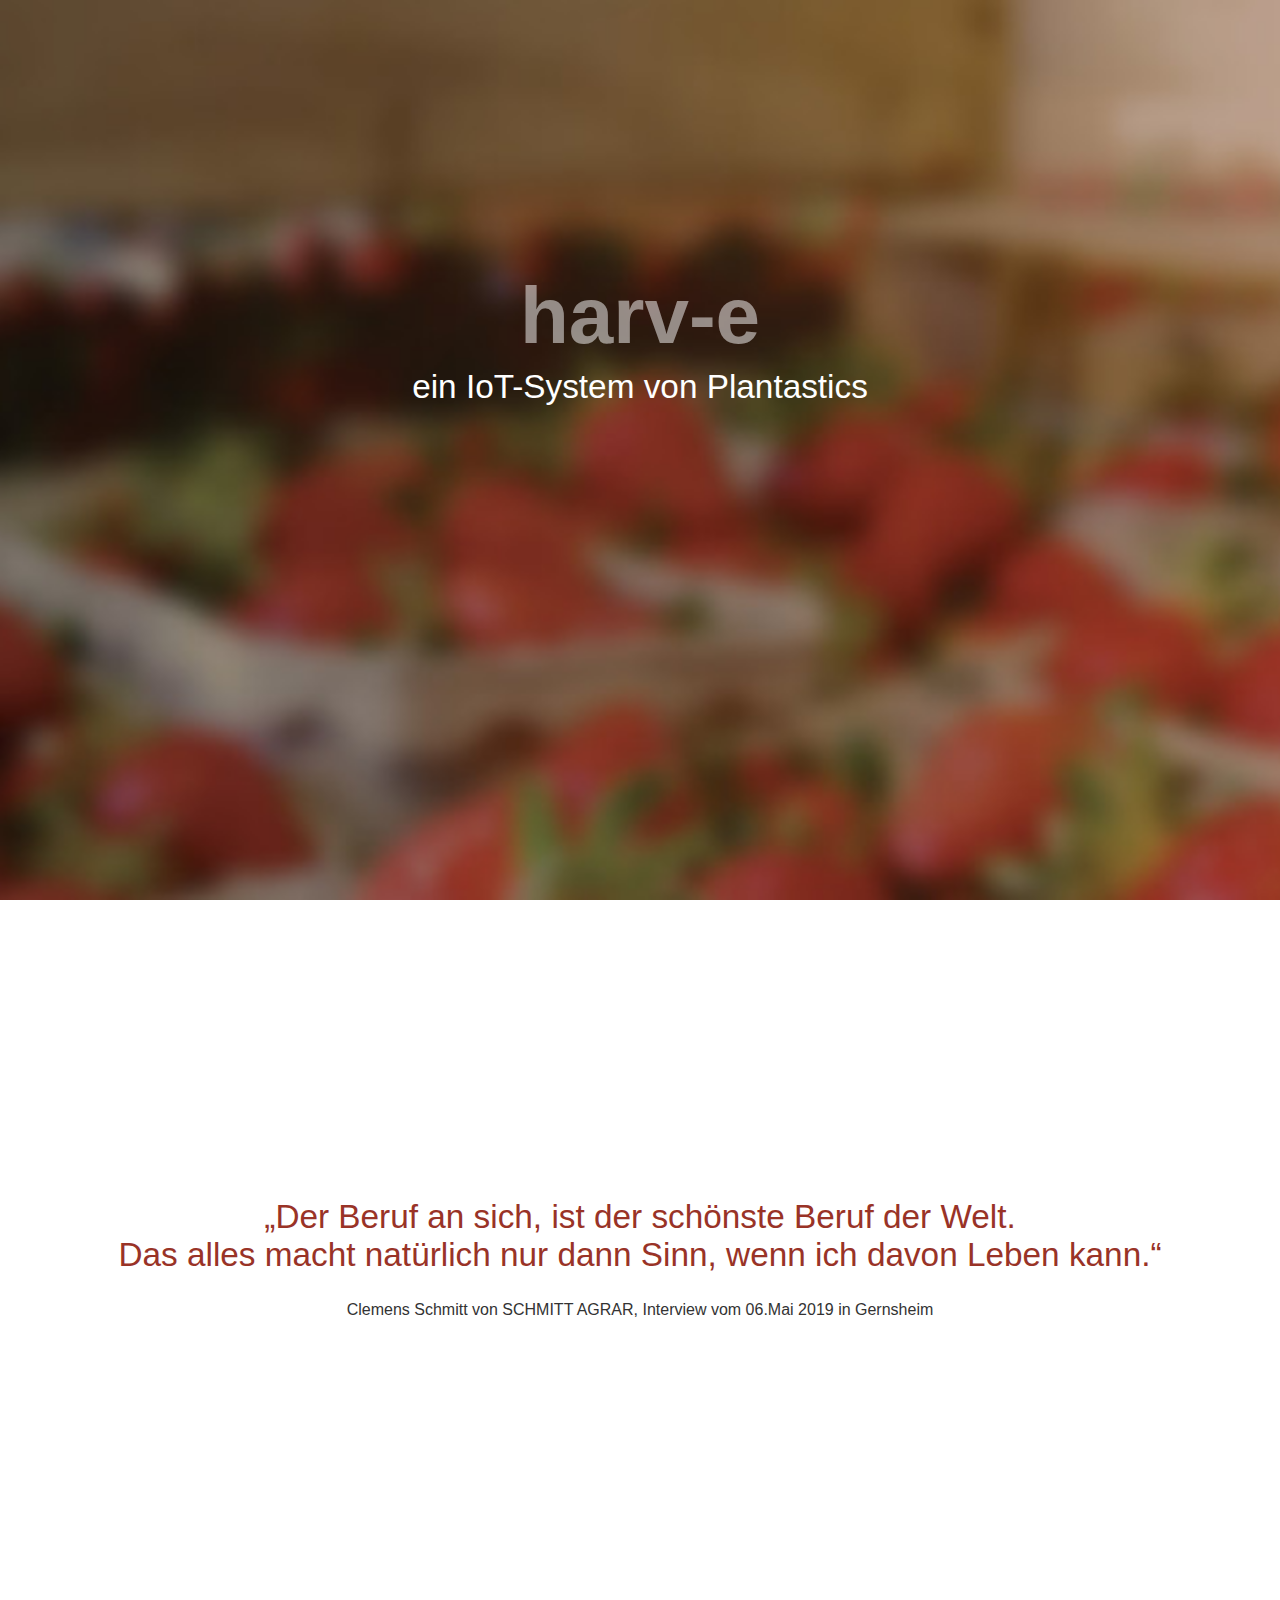
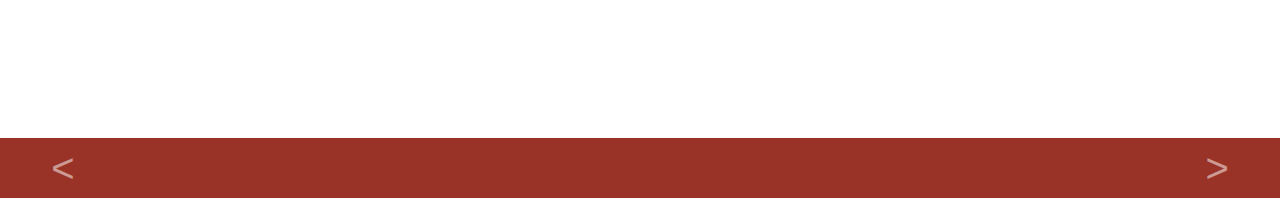
<file: iDoku/index.html>
<!DOCTYPE html>
<html lang="en">

<head>
    <meta charset="UTF-8">
    <meta name="viewport" content="width=device-width, initial-scale=1.0">
    <meta http-equiv="X-UA-Compatible" content="ie=edge">
    <title>harv-e</title>
    <link rel="stylesheet" href="style.css">
</head>

<body>
    <div class="start" id="start">
        <h1 class="h1-start"> <a href="#zitat">harv-e</a></h1>
        <h2 class="h2-start">ein IoT-System von Plantastics</h2>
    </div>
    <div class="content-zitat" id = "zitat">
        <h2 class = "zitat">„Der Beruf an sich, ist der schönste Beruf der Welt. <br> Das alles macht natürlich nur dann Sinn, wenn ich davon Leben kann.“ </h2>
        <p>Clemens Schmitt von SCHMITT AGRAR, Interview vom 06.Mai 2019 in Gernsheim</p>
    </div>
    <div class="footer">
        <div class="back"><a href="#start"><</a></div> 
        <div class="next"><a href="1_problem.html">></a></div>
    </div>
</body>

</html>
</file>
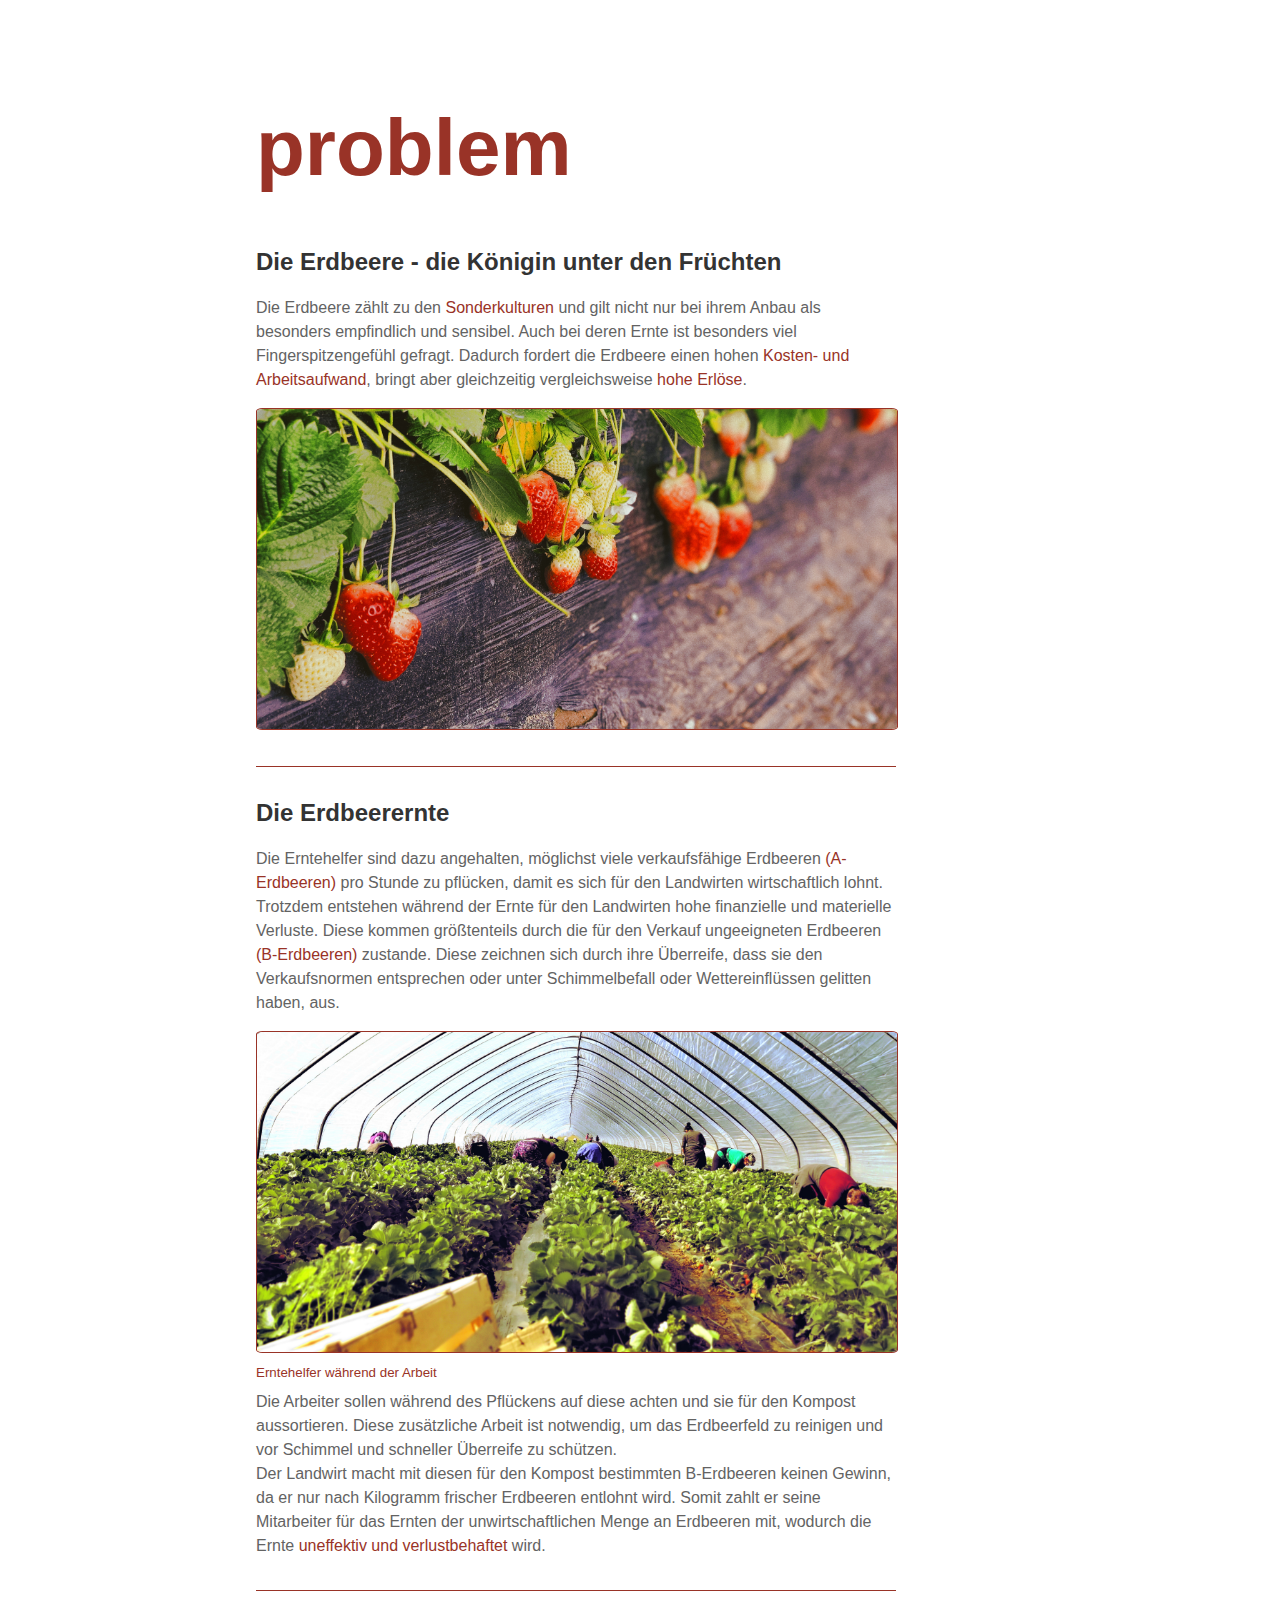
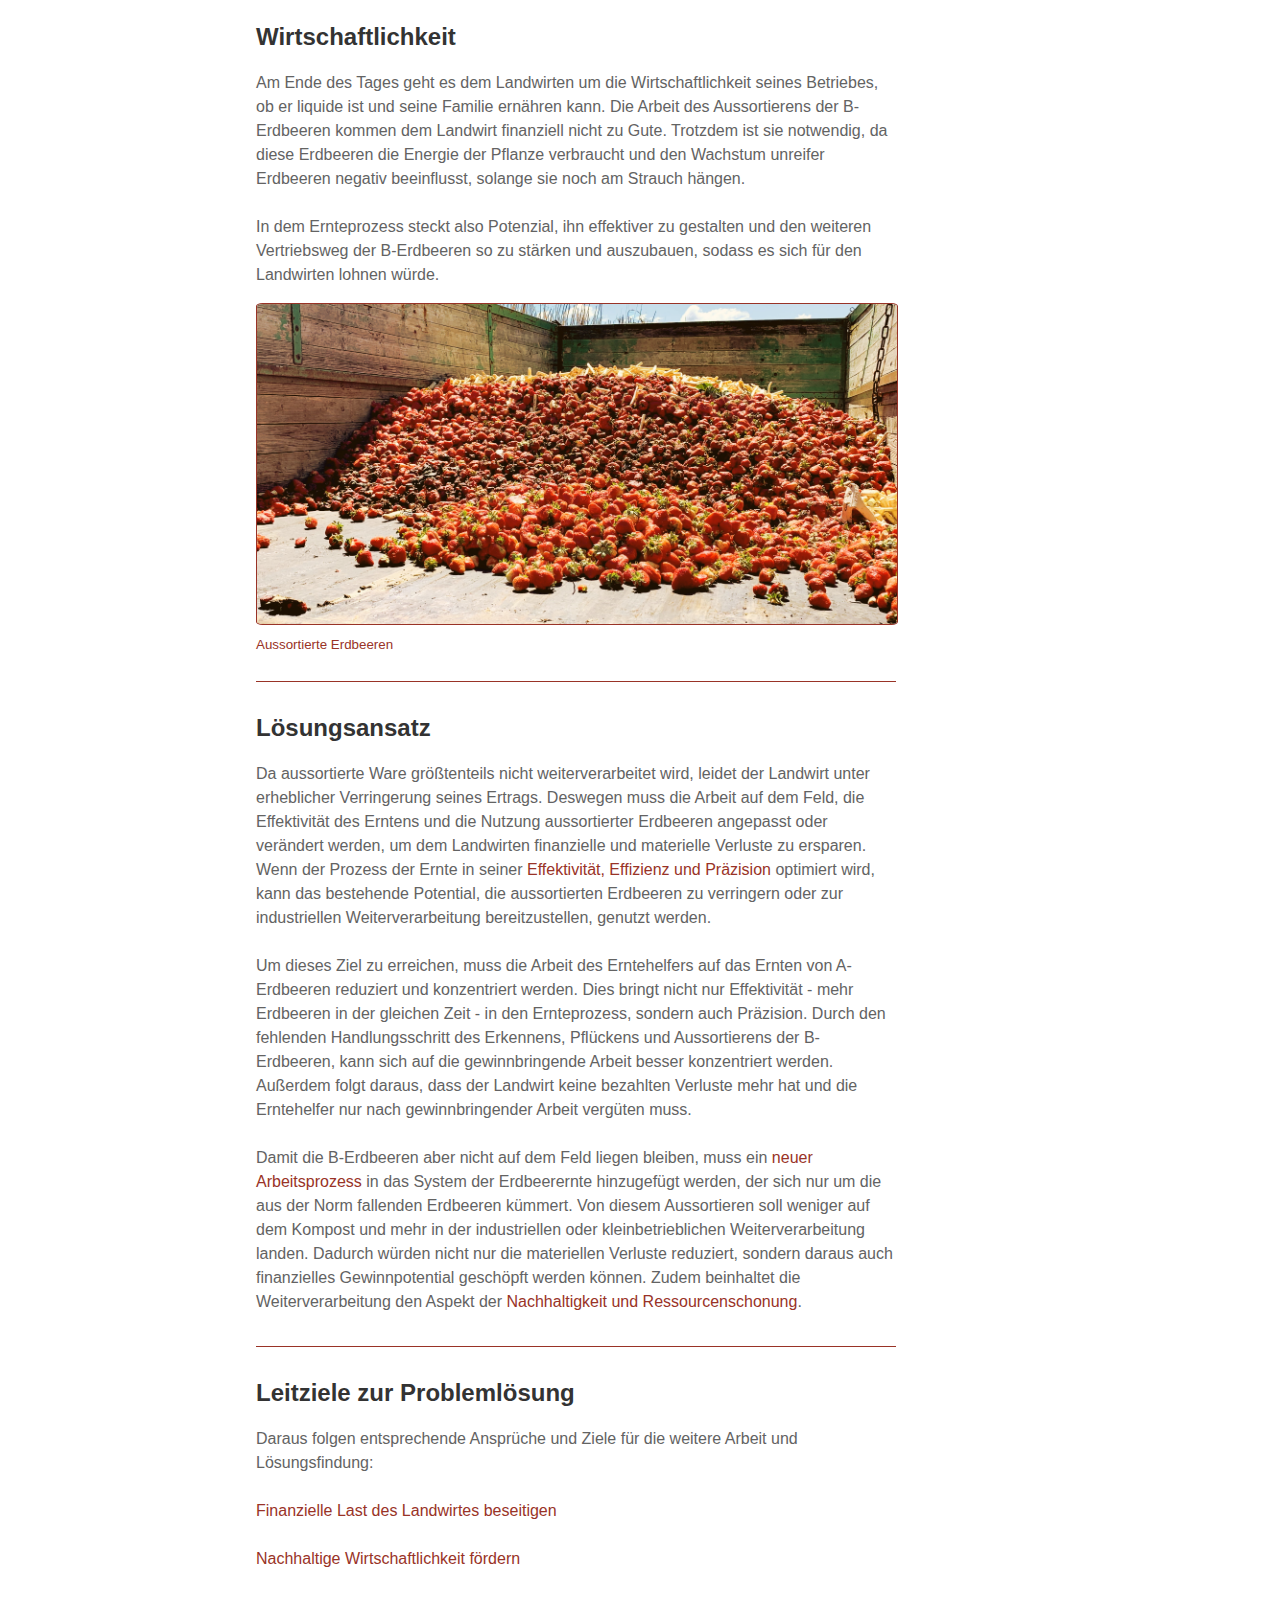
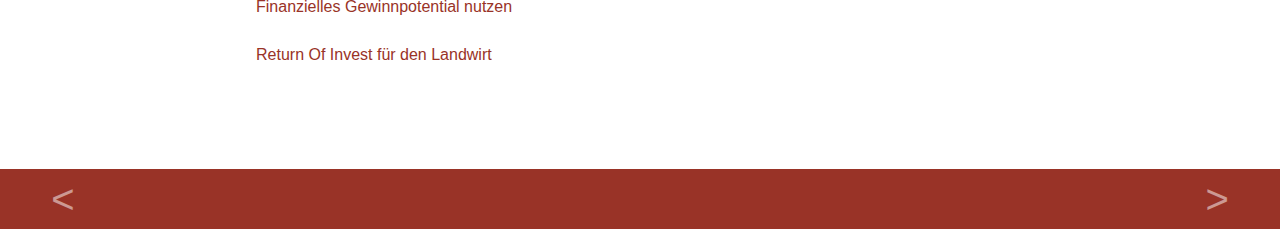
<file: iDoku/1_problem.html>
<!DOCTYPE html>
<html lang="en">

<head>
    <meta charset="UTF-8">
    <meta name="viewport" content="width=device-width, initial-scale=1.0">
    <meta http-equiv="X-UA-Compatible" content="ie=edge">
    <title>harv-e</title>
    <link rel="stylesheet" href="style.css">
</head>

<body>
    <div class="content-block">
        <h1>problem</h1>
        <h2>Die Erdbeere - die Königin unter den Früchten</h2>
        <div class="content-text">
            <p>
                Die Erdbeere zählt zu den <b>Sonderkulturen</b> und gilt nicht nur bei ihrem Anbau als besonders
                empfindlich und sensibel. Auch bei deren Ernte ist besonders viel Fingerspitzengefühl gefragt. Dadurch
                fordert die Erdbeere einen hohen <b>Kosten- und Arbeitsaufwand</b>, bringt aber gleichzeitig
                vergleichsweise
                <b>hohe Erlöse</b>.
            </p>
        </div>
        <div class="content-media">
            <img src="media/1/1.jpg" alt="pic">
        </div>
        <hr>
        <h2>Die Erdbeerernte</h2>
        <div class="content-text">
            <p>
                Die Erntehelfer sind dazu angehalten, möglichst viele verkaufsfähige Erdbeeren <b>(A-Erdbeeren)</b> pro Stunde
                zu pflücken, damit es sich für den Landwirten wirtschaftlich lohnt.
                Trotzdem entstehen während der Ernte für den Landwirten hohe finanzielle und materielle Verluste. Diese
                kommen größtenteils durch die für den Verkauf ungeeigneten Erdbeeren <b>(B-Erdbeeren)</b> zustande. Diese
                zeichnen sich durch ihre Überreife, dass sie den Verkaufsnormen entsprechen oder unter Schimmelbefall
                oder Wettereinflüssen gelitten haben, aus.
            </p>
        </div>
        <div class="content-media">
            <img src="media/1/2.jpg" alt="pic">
            <p class="picdescription">Erntehelfer während der Arbeit</p>
        </div>
        <div class="content-text">
            Die Arbeiter sollen während des Pflückens auf diese achten und sie für den Kompost aussortieren. Diese
            zusätzliche Arbeit ist notwendig, um das Erdbeerfeld zu reinigen und vor Schimmel und schneller
            Überreife zu schützen.
            <br>
            Der Landwirt macht mit diesen für den Kompost bestimmten B-Erdbeeren keinen Gewinn, da er nur nach
            Kilogramm frischer Erdbeeren entlohnt wird. Somit zahlt er seine Mitarbeiter für das Ernten der
            unwirtschaftlichen Menge an Erdbeeren mit, wodurch die Ernte <b>uneffektiv und verlustbehaftet</b> wird.
            </p>
        </div>
        <hr>
        <h2>Wirtschaftlichkeit</h2>
        <div class="content-text">
            <p>
                Am Ende des Tages geht es dem Landwirten um die Wirtschaftlichkeit seines Betriebes, ob er liquide ist
                und seine Familie ernähren kann.
                Die Arbeit des Aussortierens der B-Erdbeeren kommen dem Landwirt finanziell nicht zu Gute. Trotzdem ist
                sie notwendig, da diese Erdbeeren die Energie der Pflanze verbraucht und den Wachstum unreifer Erdbeeren
                negativ beeinflusst, solange sie noch am Strauch hängen.
                <br><br>
                In dem Ernteprozess steckt also Potenzial, ihn effektiver zu gestalten und den weiteren Vertriebsweg der
                B-Erdbeeren so zu stärken und auszubauen, sodass es sich für den Landwirten lohnen würde.
            </p>
        </div>
        <div class="content-media">
            <img src="media/1/3.jpg" alt="pic">
            <p class="picdescription">Aussortierte Erdbeeren</p>
        </div>
        <hr>
        <h2>Lösungsansatz</h2>
        <div class="content-text">
            <p>
                Da aussortierte Ware größtenteils nicht weiterverarbeitet wird, leidet der Landwirt unter erheblicher
                Verringerung seines Ertrags. Deswegen muss die Arbeit auf dem Feld, die Effektivität des Erntens und die
                Nutzung aussortierter Erdbeeren angepasst oder verändert werden, um dem Landwirten finanzielle und
                materielle Verluste zu ersparen. Wenn der Prozess der Ernte in seiner <b>Effektivität, Effizienz und
                Präzision</b> optimiert wird, kann das bestehende Potential, die aussortierten Erdbeeren zu verringern oder
                zur industriellen Weiterverarbeitung bereitzustellen, genutzt werden.
                <br><br>
                Um dieses Ziel zu erreichen, muss die Arbeit des Erntehelfers auf das Ernten von A-Erdbeeren reduziert
                und konzentriert werden. Dies bringt nicht nur Effektivität - mehr Erdbeeren in der gleichen Zeit - in
                den Ernteprozess, sondern auch Präzision. Durch den fehlenden Handlungsschritt des Erkennens, Pflückens
                und Aussortierens der B-Erdbeeren, kann sich auf die gewinnbringende Arbeit besser konzentriert werden.
                Außerdem folgt daraus, dass der Landwirt keine bezahlten Verluste mehr hat und die Erntehelfer nur nach
                gewinnbringender Arbeit vergüten muss.
                <br><br>
                Damit die B-Erdbeeren aber nicht auf dem Feld liegen bleiben, muss ein <b>neuer Arbeitsprozess</b> in das
                System der Erdbeerernte hinzugefügt werden, der sich nur um die aus der Norm fallenden Erdbeeren
                kümmert.
                Von diesem Aussortieren soll weniger auf dem Kompost und mehr in der industriellen oder
                kleinbetrieblichen Weiterverarbeitung landen. Dadurch würden nicht nur die materiellen Verluste
                reduziert, sondern daraus auch finanzielles Gewinnpotential geschöpft werden können. Zudem beinhaltet
                die Weiterverarbeitung den Aspekt der <b>Nachhaltigkeit und Ressourcenschonung</b>.
            </p>
        </div>
        <hr>
        <h2>Leitziele zur Problemlösung</h2>
        <div class="content-text">
            <p> Daraus folgen entsprechende Ansprüche und Ziele für die weitere Arbeit und Lösungsfindung:
                <br><br>
                <b> Finanzielle Last des Landwirtes beseitigen </b>
                <br><br>
                <b> Nachhaltige Wirtschaftlichkeit fördern </b>
                <br><br>
                <b> Finanzielles Gewinnpotential nutzen </b>
                <br><br>
                <b> Return Of Invest für den Landwirt </b>
            </p>
        </div>
    </div>
    <div class="footer">
        <div class="back"><a href="index.html"><</a> </div>
        <div class="next"><a href="2_loesung.html">></a></div>
    </div>
</body>

</html>
</file>
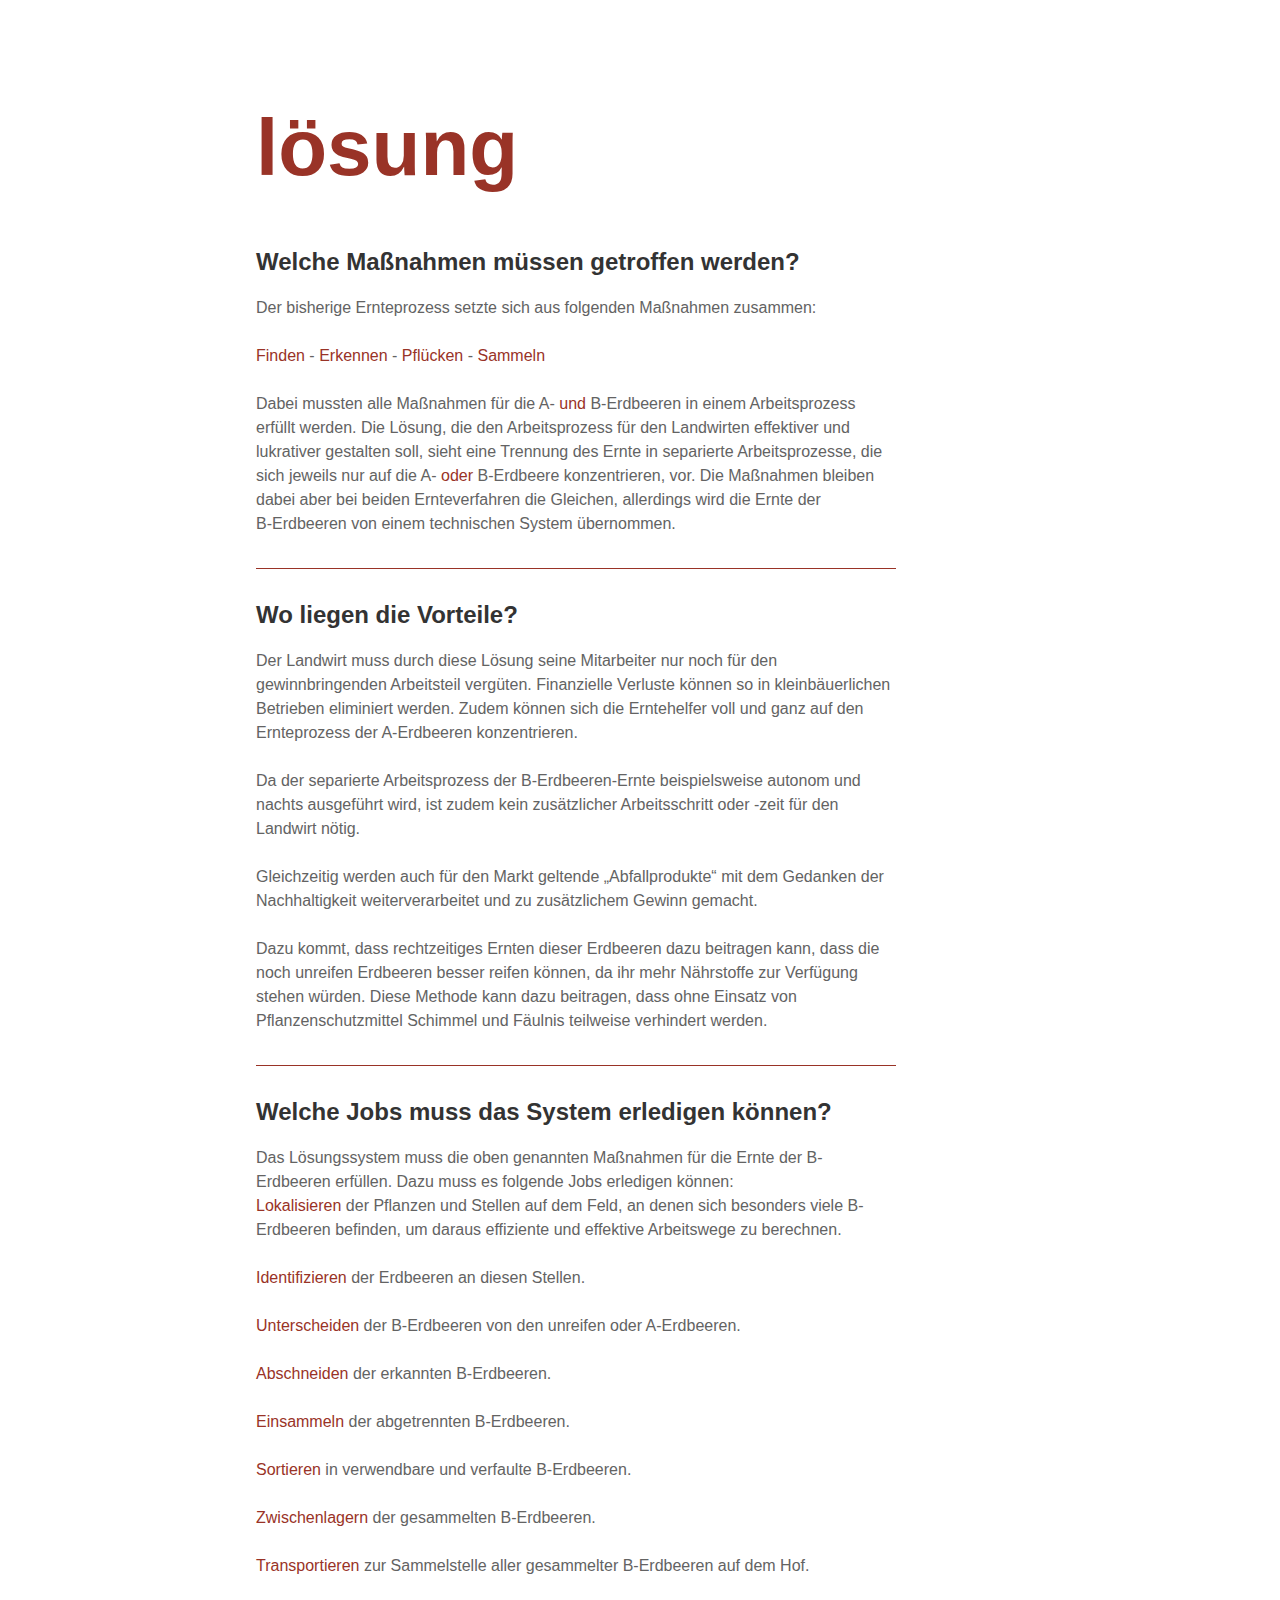
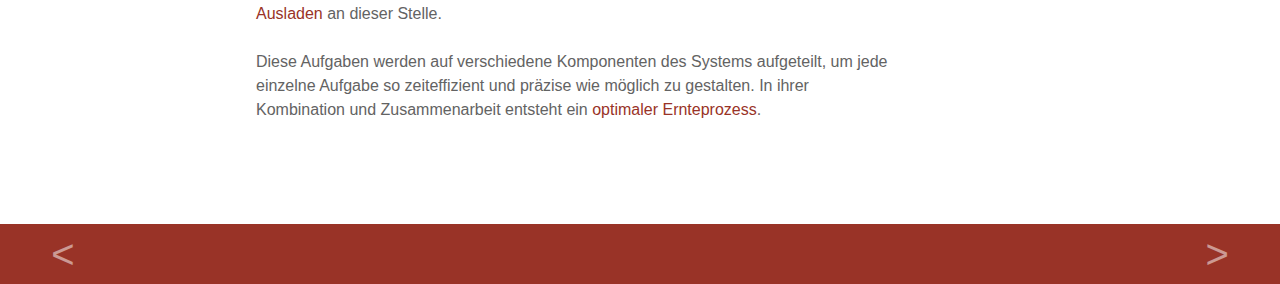
<file: iDoku/2_loesung.html>
<!DOCTYPE html>
<html lang="en">

<head>
    <meta charset="UTF-8">
    <meta name="viewport" content="width=device-width, initial-scale=1.0">
    <meta http-equiv="X-UA-Compatible" content="ie=edge">
    <title>harv-e</title>
    <link rel="stylesheet" href="style.css">
</head>

<body>
    <div class="content-block">
        <h1>lösung</h1>
        <h2>Welche Maßnahmen müssen getroffen werden?</h2>
        <div class="content-text">
            <p> Der bisherige Ernteprozess setzte sich aus folgenden Maßnahmen zusammen:
                <br><br>
                <b>Finden</b> - 
                <b>Erkennen</b> - 
                <b>Pflücken</b> - 
                <b>Sammeln</b>
                <br><br>
                Dabei mussten alle Maßnahmen für die A- <b> und</b> B-Erdbeeren in einem Arbeitsprozess erfüllt werden.
                Die Lösung, die den Arbeitsprozess für den Landwirten effektiver und lukrativer gestalten soll, sieht eine
                Trennung des Ernte in separierte Arbeitsprozesse, die sich jeweils nur auf die A- <b>oder</b> B-Erdbeere
                konzentrieren, vor. 
                Die Maßnahmen bleiben dabei aber bei beiden Ernteverfahren die Gleichen, allerdings
                wird die Ernte der <br> B-Erdbeeren von einem technischen System übernommen.
            </p>
        </div>
        <hr>
        <h2>Wo liegen die Vorteile?</h2>
        <div class="content-text">
            <p>
                Der Landwirt muss durch diese Lösung seine Mitarbeiter nur noch für den gewinnbringenden Arbeitsteil
                vergüten. Finanzielle Verluste können so in kleinbäuerlichen Betrieben eliminiert werden. 
                Zudem können sich die Erntehelfer voll und ganz auf den Ernteprozess der A-Erdbeeren konzentrieren.
                <br><br>
                Da der separierte Arbeitsprozess der B-Erdbeeren-Ernte beispielsweise autonom und nachts ausgeführt
                wird, ist zudem kein zusätzlicher Arbeitsschritt oder -zeit für den Landwirt nötig.
                <br><br>
                Gleichzeitig werden auch für den Markt geltende „Abfallprodukte“ mit dem Gedanken der Nachhaltigkeit
                weiterverarbeitet und zu zusätzlichem Gewinn gemacht.
                <br><br>
                Dazu kommt, dass rechtzeitiges Ernten dieser Erdbeeren dazu beitragen kann, dass die noch unreifen
                Erdbeeren besser reifen können, da ihr mehr Nährstoffe zur Verfügung stehen würden. Diese Methode kann
                dazu beitragen, dass ohne Einsatz von Pflanzenschutzmittel Schimmel und Fäulnis teilweise verhindert
                werden.
            </p>
        </div>
        <hr>
        <h2>Welche Jobs muss das System erledigen können?</h2>
        <div class="content-text">
            <p>
                Das Lösungssystem muss die oben genannten Maßnahmen für die Ernte der B-Erdbeeren erfüllen. 
                Dazu muss es folgende Jobs erledigen können:
                <br>
                <b>Lokalisieren</b> der Pflanzen und Stellen auf dem Feld, an denen sich besonders viele B-Erdbeeren
                befinden, um daraus effiziente und effektive Arbeitswege zu berechnen.
                <br><br>
                <b>Identifizieren</b> der Erdbeeren an diesen Stellen.
                <br><br>
                <b>Unterscheiden</b> der B-Erdbeeren von den unreifen oder A-Erdbeeren.
                <br><br>
                <b>Abschneiden</b> der erkannten B-Erdbeeren.
                <br><br>
                <b>Einsammeln</b> der abgetrennten B-Erdbeeren.
                <br><br>
                <b>Sortieren</b> in verwendbare und verfaulte B-Erdbeeren.
                <br><br>
                <b>Zwischenlagern</b> der gesammelten B-Erdbeeren.
                <br><br>
                <b>Transportieren</b> zur Sammelstelle aller gesammelter B-Erdbeeren auf dem Hof.
                <br><br>
                <b>Ausladen</b> an dieser Stelle.
                <br><br>
                Diese Aufgaben werden auf verschiedene Komponenten des Systems aufgeteilt, 
                um jede einzelne Aufgabe so zeiteffizient und präzise wie möglich zu gestalten. 
                In ihrer Kombination und Zusammenarbeit entsteht ein <b>optimaler Ernteprozess</b>.
            </p>
        </div>
    </div>
    <div class="footer">
        <div class="back"><a href="1_problem.html"><</a> </div>
        <div class="next"><a href="3_harve.html">></a></div>
    </div>
</body>
</html>
</file>
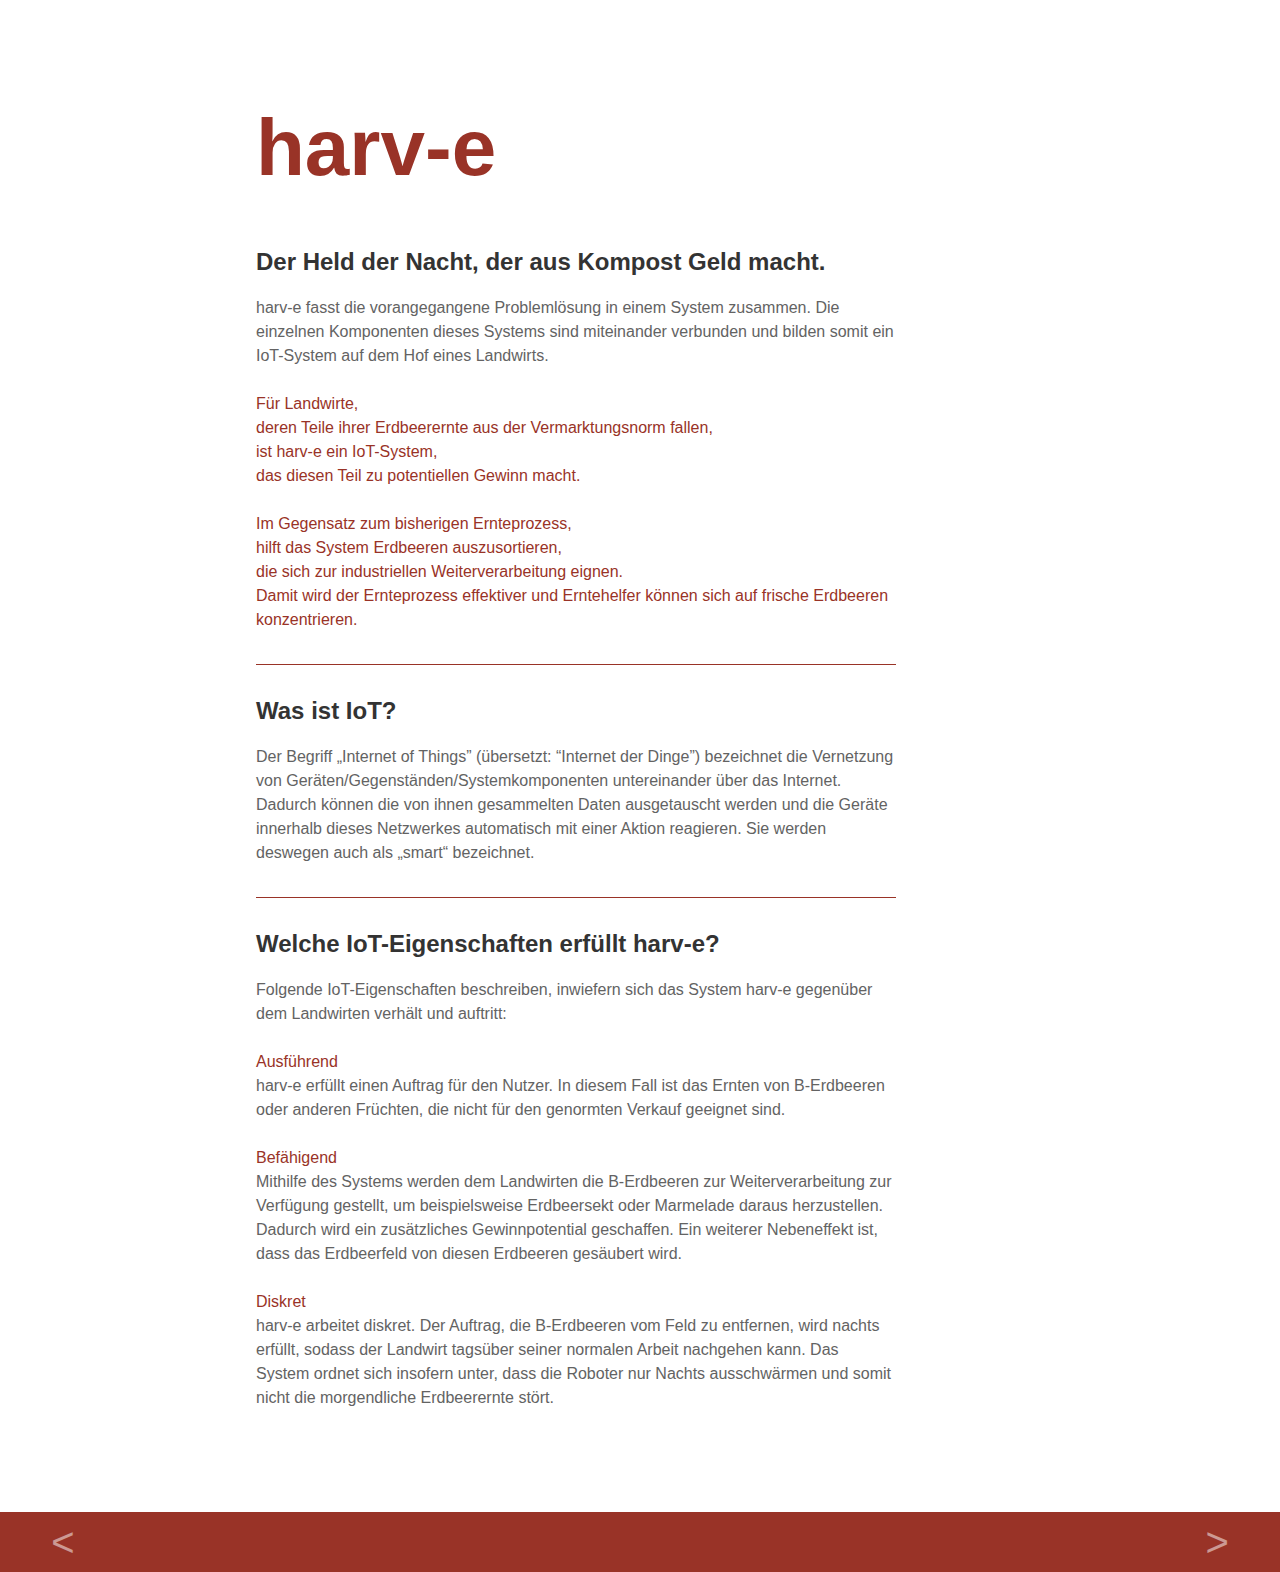
<file: iDoku/3_harve.html>
<!DOCTYPE html>
<html lang="en">

<head>
    <meta charset="UTF-8">
    <meta name="viewport" content="width=device-width, initial-scale=1.0">
    <meta http-equiv="X-UA-Compatible" content="ie=edge">
    <title>harv-e</title>
    <link rel="stylesheet" href="style.css">
</head>

<body>
    <div class="content-block">
        <h1>harv-e</h1>
        <h2>Der Held der Nacht, der aus Kompost Geld macht.</h2>
        <div class="content-text">
            <p> harv-e fasst die vorangegangene Problemlösung in einem System zusammen. Die einzelnen Komponenten dieses
                Systems sind miteinander verbunden und bilden somit ein IoT-System auf dem Hof eines Landwirts.
                <br><br>
                <b> Für Landwirte, <br>
                    deren Teile ihrer Erdbeerernte aus der Vermarktungsnorm fallen, <br>
                    ist harv-e ein IoT-System, <br>
                    das diesen Teil zu potentiellen Gewinn macht. <br>
                    <br>
                    Im Gegensatz zum bisherigen Ernteprozess, <br> hilft das System Erdbeeren auszusortieren, <br>
                    die sich zur industriellen Weiterverarbeitung eignen. <br>
                    Damit wird der Ernteprozess effektiver und Erntehelfer können
                    sich auf frische Erdbeeren konzentrieren.
                </b>
            </p>
        </div>
        <hr>
        <h2>Was ist IoT?</h2>
        <div class="content-text">
            <p> Der Begriff „Internet of Things” (übersetzt: “Internet der Dinge”) bezeichnet die Vernetzung von
                Geräten/Gegenständen/Systemkomponenten untereinander über das Internet. Dadurch können die von ihnen
                gesammelten Daten ausgetauscht werden und die Geräte innerhalb dieses Netzwerkes automatisch mit einer
                Aktion reagieren. Sie werden deswegen auch als „smart“ bezeichnet.
            </p>
        </div>
        <hr>
        <h2>Welche IoT-Eigenschaften erfüllt harv-e?</h2>
        <div class="content-text">
            <p> Folgende IoT-Eigenschaften beschreiben,
                inwiefern sich das System harv-e gegenüber dem Landwirten verhält und auftritt:
                <br><br>
                <b>Ausführend</b> <br>
                harv-e erfüllt einen Auftrag für den Nutzer. In diesem Fall ist das Ernten von B-Erdbeeren oder anderen
                Früchten, die nicht für den genormten Verkauf geeignet sind.
                <br><br>
                <b> Befähigend</b> <br>
                Mithilfe des Systems werden dem Landwirten die B-Erdbeeren zur Weiterverarbeitung zur Verfügung
                gestellt, um beispielsweise Erdbeersekt oder Marmelade daraus herzustellen. Dadurch wird ein
                zusätzliches Gewinnpotential geschaffen.
                Ein weiterer Nebeneffekt ist, dass das Erdbeerfeld von diesen Erdbeeren gesäubert wird.
                <br><br>
                <b> Diskret</b> <br>
                harv-e arbeitet diskret. Der Auftrag, die B-Erdbeeren vom Feld zu entfernen, wird nachts erfüllt,
                sodass der Landwirt tagsüber seiner normalen Arbeit nachgehen kann. Das System ordnet sich insofern
                unter, dass die Roboter nur Nachts ausschwärmen und somit nicht die morgendliche Erdbeerernte stört.
                </b>
            </p>
        </div>
    </div>
    <div class="footer">
        <div class="back"><a href="2_loesung.html"><</a> </div>
        <div class="next"><a href="4_system.html">></a></div>
    </div>
</body>

</html>
</file>
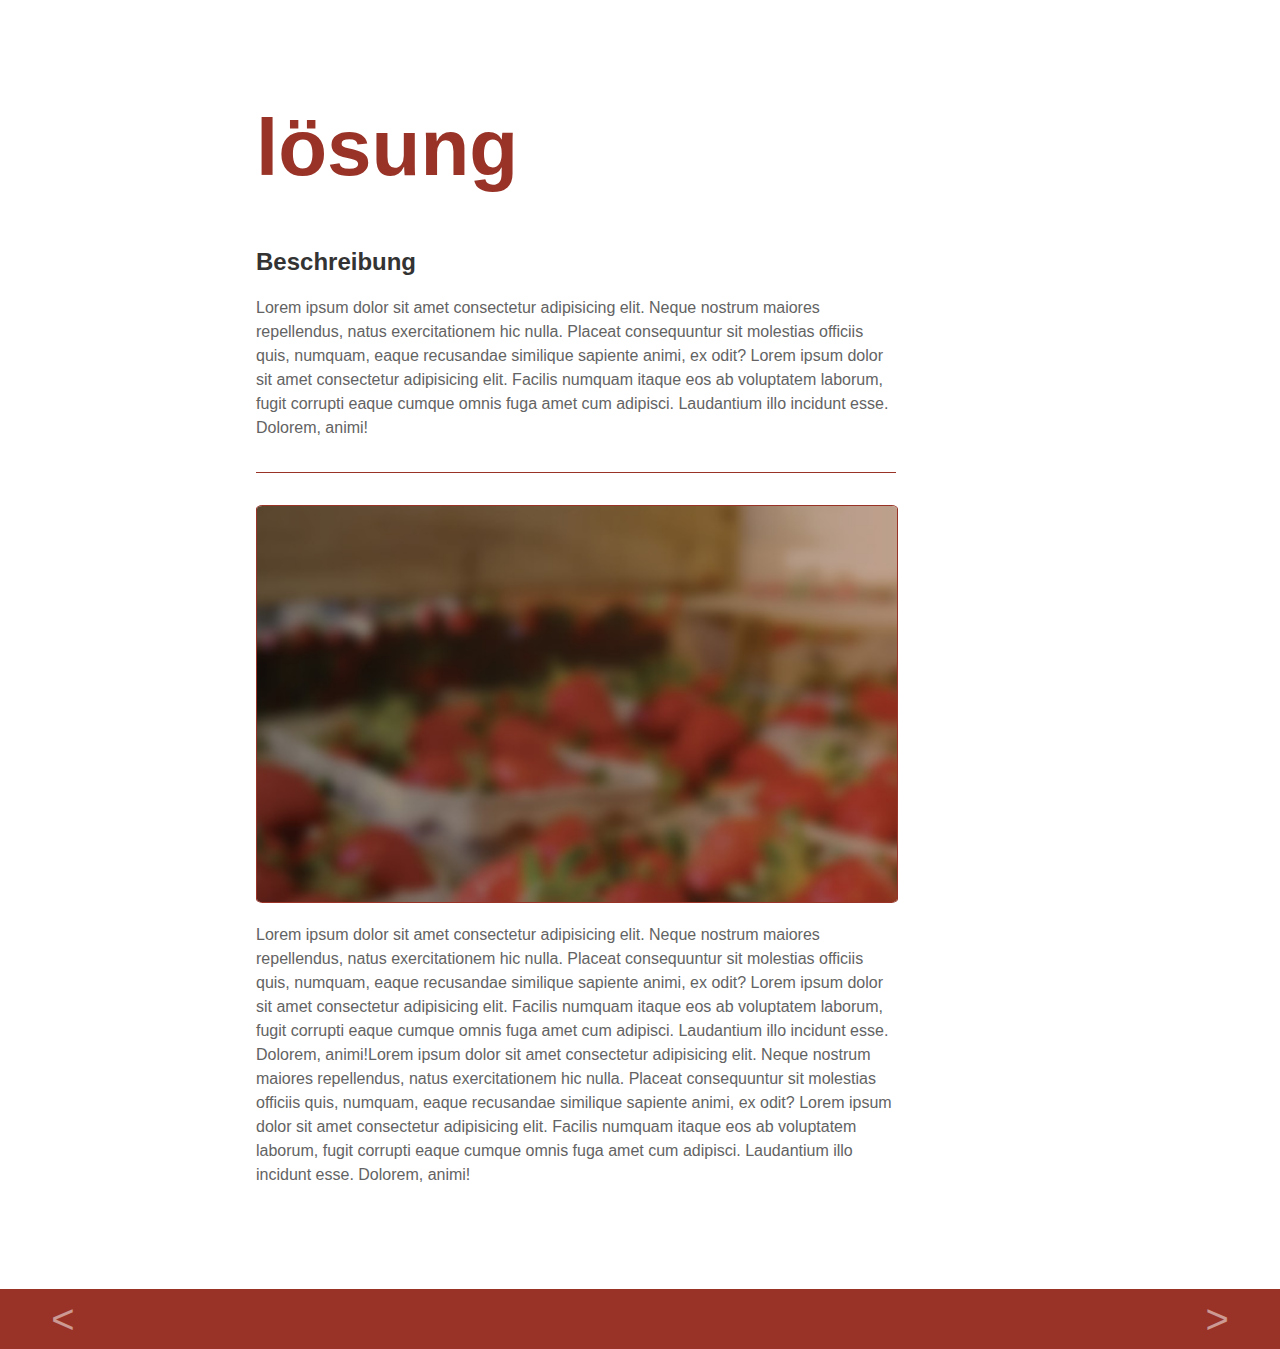
<file: iDoku/3_loesung.html>
<!DOCTYPE html>
<html lang="en">

<head>
    <meta charset="UTF-8">
    <meta name="viewport" content="width=device-width, initial-scale=1.0">
    <meta http-equiv="X-UA-Compatible" content="ie=edge">
    <title>harv-e</title>
    <link rel="stylesheet" href="style.css">
</head>

<body>
    <div class="content-block">
        <h1>lösung</h1>
        <!--h1 ist die Unterüberschrift-->
        <h2>Beschreibung</h2>
        <!--h2 ist die Unterüberschrift-->
        <div class="content-text">
            <!--in divs dieser klasse kommen die Texte in p-Tags, hierbei kann /n für Umbrüche verwendet werden-->
            <p> Lorem ipsum dolor sit amet consectetur adipisicing elit. Neque nostrum maiores repellendus, natus
                exercitationem hic nulla. Placeat consequuntur sit molestias officiis quis, numquam, eaque recusandae
                similique sapiente animi, ex odit?
                Lorem ipsum dolor sit amet consectetur adipisicing elit. Facilis numquam itaque eos ab voluptatem
                laborum, fugit corrupti eaque cumque omnis fuga amet cum adipisci. Laudantium illo incidunt esse.
                Dolorem, animi!
            </p>
        </div>
        <hr>
        <!--horizontale Linie zum trennen von Textabschnitten-->
        <div class="content-media">
            <img src="pic1.jpg" alt="pic">
            <!--grafik oder bilder-->
        </div>
        <div class="content-text">
            <p> Lorem ipsum dolor sit amet consectetur adipisicing elit. Neque nostrum maiores repellendus, natus
                exercitationem hic nulla. Placeat consequuntur sit molestias officiis quis, numquam, eaque recusandae
                similique sapiente animi, ex odit?
                Lorem ipsum dolor sit amet consectetur adipisicing elit. Facilis numquam itaque eos ab voluptatem
                laborum, fugit corrupti eaque cumque omnis fuga amet cum adipisci. Laudantium illo incidunt esse.
                Dolorem, animi!Lorem ipsum dolor sit amet consectetur adipisicing elit. Neque nostrum maiores
                repellendus, natus
                exercitationem hic nulla. Placeat consequuntur sit molestias officiis quis, numquam, eaque recusandae
                similique sapiente animi, ex odit?
                Lorem ipsum dolor sit amet consectetur adipisicing elit. Facilis numquam itaque eos ab voluptatem
                laborum, fugit corrupti eaque cumque omnis fuga amet cum adipisci. Laudantium illo incidunt esse.
                Dolorem, animi!
            </p>
        </div>
    </div>
    <div class="footer">
            <div class="back"><a href="2_problem.html"><</a></div> 
            <!--Name der vorherigen Seite-->
            <div class="next"><a href="4_system.html">></a></div>
            <!--Name der nächsten Seite-->
    </div>
</body>

</html>
</file>
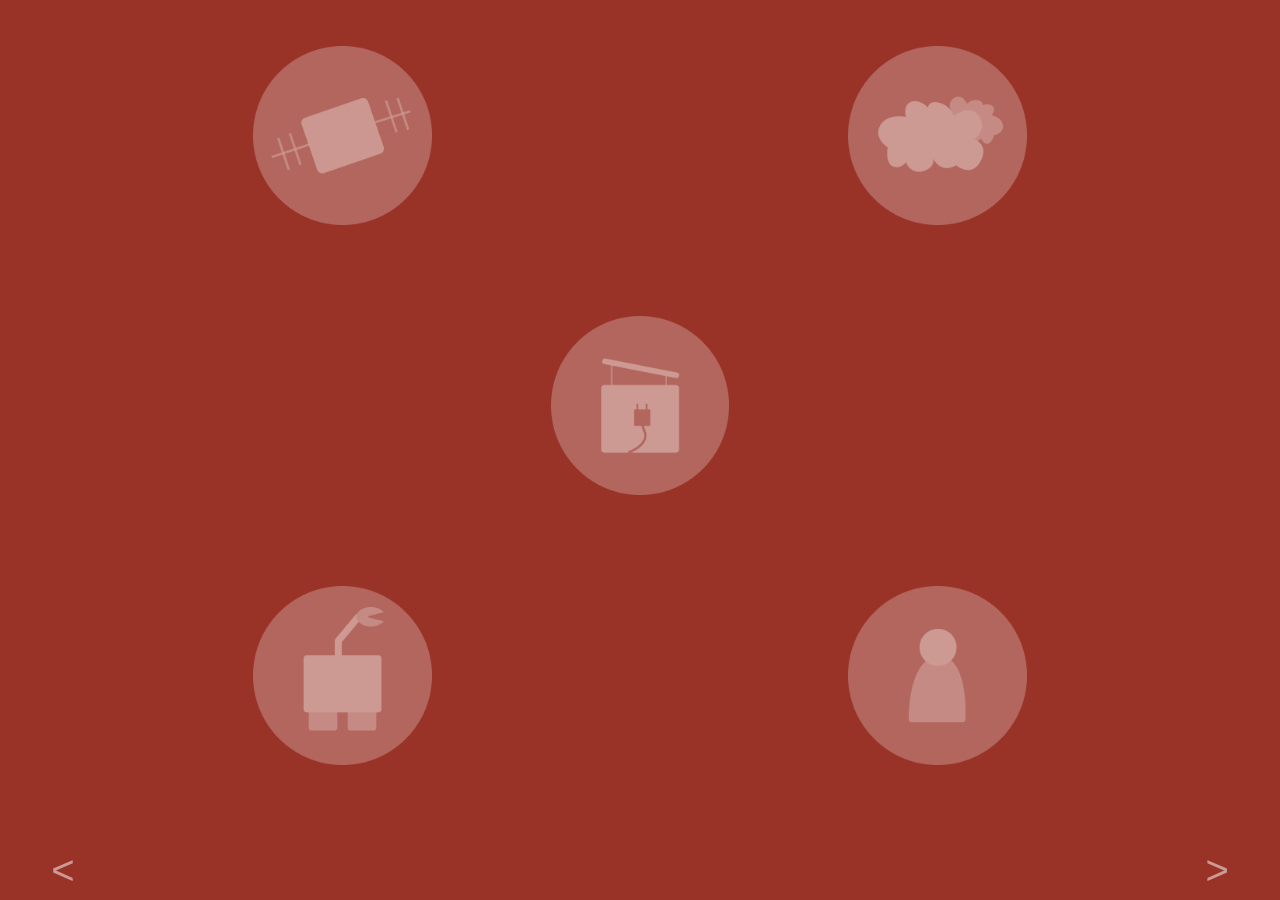
<file: iDoku/4_system.html>
<!DOCTYPE html>
<html lang="en">

<head>
    <meta charset="UTF-8">
    <meta name="viewport" content="width=device-width, initial-scale=1.0">
    <meta http-equiv="X-UA-Compatible" content="ie=edge">
    <title>harv-e</title>
    <link rel="stylesheet" href="style.css">
</head>
<script>
    document.addEventListener("DOMContentLoaded", function (event) {
        console.log("DOM fully loaded and parsed");
    });

    function overlayOn(overlayNumber) {
        document.getElementById("overlay" + overlayNumber).style.display = "block";
    }
    function overlayOff(overlayNumber) {
        document.getElementById("overlay" + overlayNumber).style.display = "none";
    }

</script>

<body style="background-color: rgb(153,51,39)">

    <div class="overlay" id="overlay1" onclick="overlayOff(1)">
        <div class="content-block">
            <h1>satellit</h1>
            <div class="content-text">
                <p> Der Satellit im System dient als Erdbeer-Radar. <br>
                    Er übernimmt den Job der <b>Vorbereitung und Bereitstellung von Satellitenbildern </b>, <br>
                    die zur Lokalisierung der B-Erdbeeren auf dem Feld dienen. <br><br>
                    In der Regel nimmt eine Pflanze 80-90% des Sonnenlichts auf um daraus durch Photosynthese Energie zu
                    generieren. Dabei wird bis zu 2% der Energie als schwach fluoreszierendes Licht von der Pflanze
                    abgegeben.
                    Diese Lichtabstrahlung wird <b>Chlorophyllfluoreszenz</b> genannt.
                    Die hochauflösende Spektralkamera des Satelliten ermöglicht es, diese darzustellen.
                    Feldstellen mit besonders niedrigems Chlorophyllwert tragen potentiell die meisten überreifen
                    Erdbeeren, da hier besonders viel Licht
                    emittiert wird. Zusammen mit den dazugehörigen GPS-Koordinaten können die Stellen im Feld erkannt
                    und lokalisiert werden, an denen sich ein Einsatz von harv-e am meisten lohnt. Daraus wird von einem
                    Algorithmus der optimaler Arbeitsweg für einen Ernteroboter errechnet.
                    <br>
                    <p class="picdescription">(Soudani, Francois, 2014), (Morton, et al. 2014)</p>
                </p>
            </div>
        </div>
    </div>
    <div class="overlay" id="overlay2" onclick="overlayOff(2)">
        <div class="content-block">
            <h1>server</h1>
            <div class="content-text">
                <p> Der harv-e-Server sammelt alle Daten und verarbeitet diese
                    und übernimmt somit in diesem Schritt den Job der <b>Lokalisierung</b>.
                    <br><br>
                    Zunächst greift er die Satellitenbilder des esa-Satelliten „Sentinel II.“ über dessen API ab.
                    Ein separater Algorithmus ordnet den Stellen mit hohem Chlorophyllfluoreszenz die dazugehörigen
                    GPS-Koordinaten zu. Aus den lokalisierten B-Erdbeeren-Stellen berechnet ein Algorithmus den
                    effizientesten Arbeitsweg eines Roboters.
                    Daraufhin werden den Dockingstationen, die diese Koordinaten bearbeiten, diese Daten und das
                    Einsatz-Go gesendet.
                </p>
            </div>
        </div>
    </div>
    <div class="overlay" id="overlay3" onclick="overlayOff(3)">
        <div class="content-block">
            <h1>dockingstation</h1>
            <div class="content-text">
                <p> Die Dockingstation ist nicht nur <b>Datenschnittstelle</b> zwischen dem Server und dem
                    Ernteroboter, sondern auch die Ladestation derer Akkus und Sammelstelle der geernteten B-Erdbeeren.
                    <br><br>
                    Diese sind an individuell gesetzten Stellen in nächster Umgebung zu den Erdbeerfeldern platziert.
                    Die elektrische Energie wird über ein Solarmodul und einen zusätzlichen Akku für sonnenlose Tage für
                    die Roboter bereitgestellt.
                    Über einen Mobilfunk-Anschluss empfängt er die GPS-Daten vom Server, die für einen Robotereinsatz
                    benötigt werden und übergibt sie ab der nächtlichen Einsatzzeit dem einzelnen Roboter.
                </p>
            </div>
        </div>
    </div>
    <div class="overlay" id="overlay4" onclick="overlayOff(4)">
        <div class="content-block">
            <h1>roboter</h1>
            <div class="content-text">
                <p> Die Roboter übernehmen die restlichen Jobs, die das System insgesamt ausüben muss. <br><br>
                    Nachdem die Dockingstation die Routen-Daten erhalten und an die einzelnen Roboter übermittelt hat, startet der Schwarm zum Einsatzfeld aus. 
                    Die Steuerung erfolgt über einen Mikrocontroller mit GPS-Modul, der den Antrieb des Roboters zielgerichtet ansteuert. Vor Ort
                    identifiziert er die B-Erdbeeren mit einer Kamera, die in seinem Greifarm integriert ist. Ein
                    Machine-Learning-Algorithmus, ein vortrainiertes neuronales Netzwerk, unterscheidet dabei, ob es
                    sich bei der aufgenommenen Erdbeere um eine B-Erdbeere handelt oder nicht
                    <b>(Unterscheiden)</b>.
                    Falls ja, wird diese mit dem Greifarm von der Pflanze abgetrennt <b>(Abschneiden)</b>
                    und im integrierten Sammelcontainer abgelegt <b>(Einsammeln)</b>.
                    Hierbei wird mithilfe von zwei Sammelcontainern zwischen faulen und weiterverarbeitbaren B-Erdbeeren differenziert <b>(Sortieren, Zwischenlagern)</b>.
                    Sobald der Roboter seine Route abgefahren hat, sein Container voll ist oder der Akku schwach wird,
                    macht er sich auf den Weg zurück zur Dockingstation <b>(Transportieren)</b>.
                    Dort werden die gesammelten B-Erdbeeren abgeladen und die Dockingstation sendet an den Server, wie
                    hoch die gesammelte Menge ist.
                </p>
            </div>
        </div>
    </div>
    <div class="overlay" id="overlay5" onclick="overlayOff(5)">
        <div class="content-block">
            <h1>landwirt</h1>
            <div class="content-text">
                <p> Der Landwirt wird über die Menge der <b>geernteten B-Erdbeeren informiert.</b> <br>
                    Er wird über eine App auf seinem Smartphone auf dem Stand gehalten,
                    die vom Server angesprochen wird.
                </p>
            </div>
        </div>
    </div>

    <div class="systemdiagramm">
        <div class="system">
            <div class="systembutton">
                <img src="media/4/satellit.png" class="component" id="pic1" onclick="overlayOn(1)">
            </div>
            <div class="systembutton">
                <img src="media/4/Wolke.png" class="component" id="pic2" onclick="overlayOn(2)">
            </div>
        </div>
        <div class="system">
            <img src="media/4/Docking.png" class="component" id="pic3" style="width: 15%" onclick="overlayOn(3)">
        </div>
        <div class="system">
            <div class="systembutton">
                <img src="media/4/Roboter.png" class="component" id="pic4" onclick="overlayOn(4)">
            </div>
            <div class="systembutton">
                <img src="media/4/Landwirt.png" class="component" id="pic5" onclick="overlayOn(5)">
            </div>
        </div>
    </div>

    <div class="footer fixed" style="background-color: rgba(0, 0, 0, 0)">
        <div class="back"><a href="3_harve.html"><</a> </div> 
        <div class="next"><a href="5_trailer.html">></a></div>
    </div>
</body>

</html>
</file>
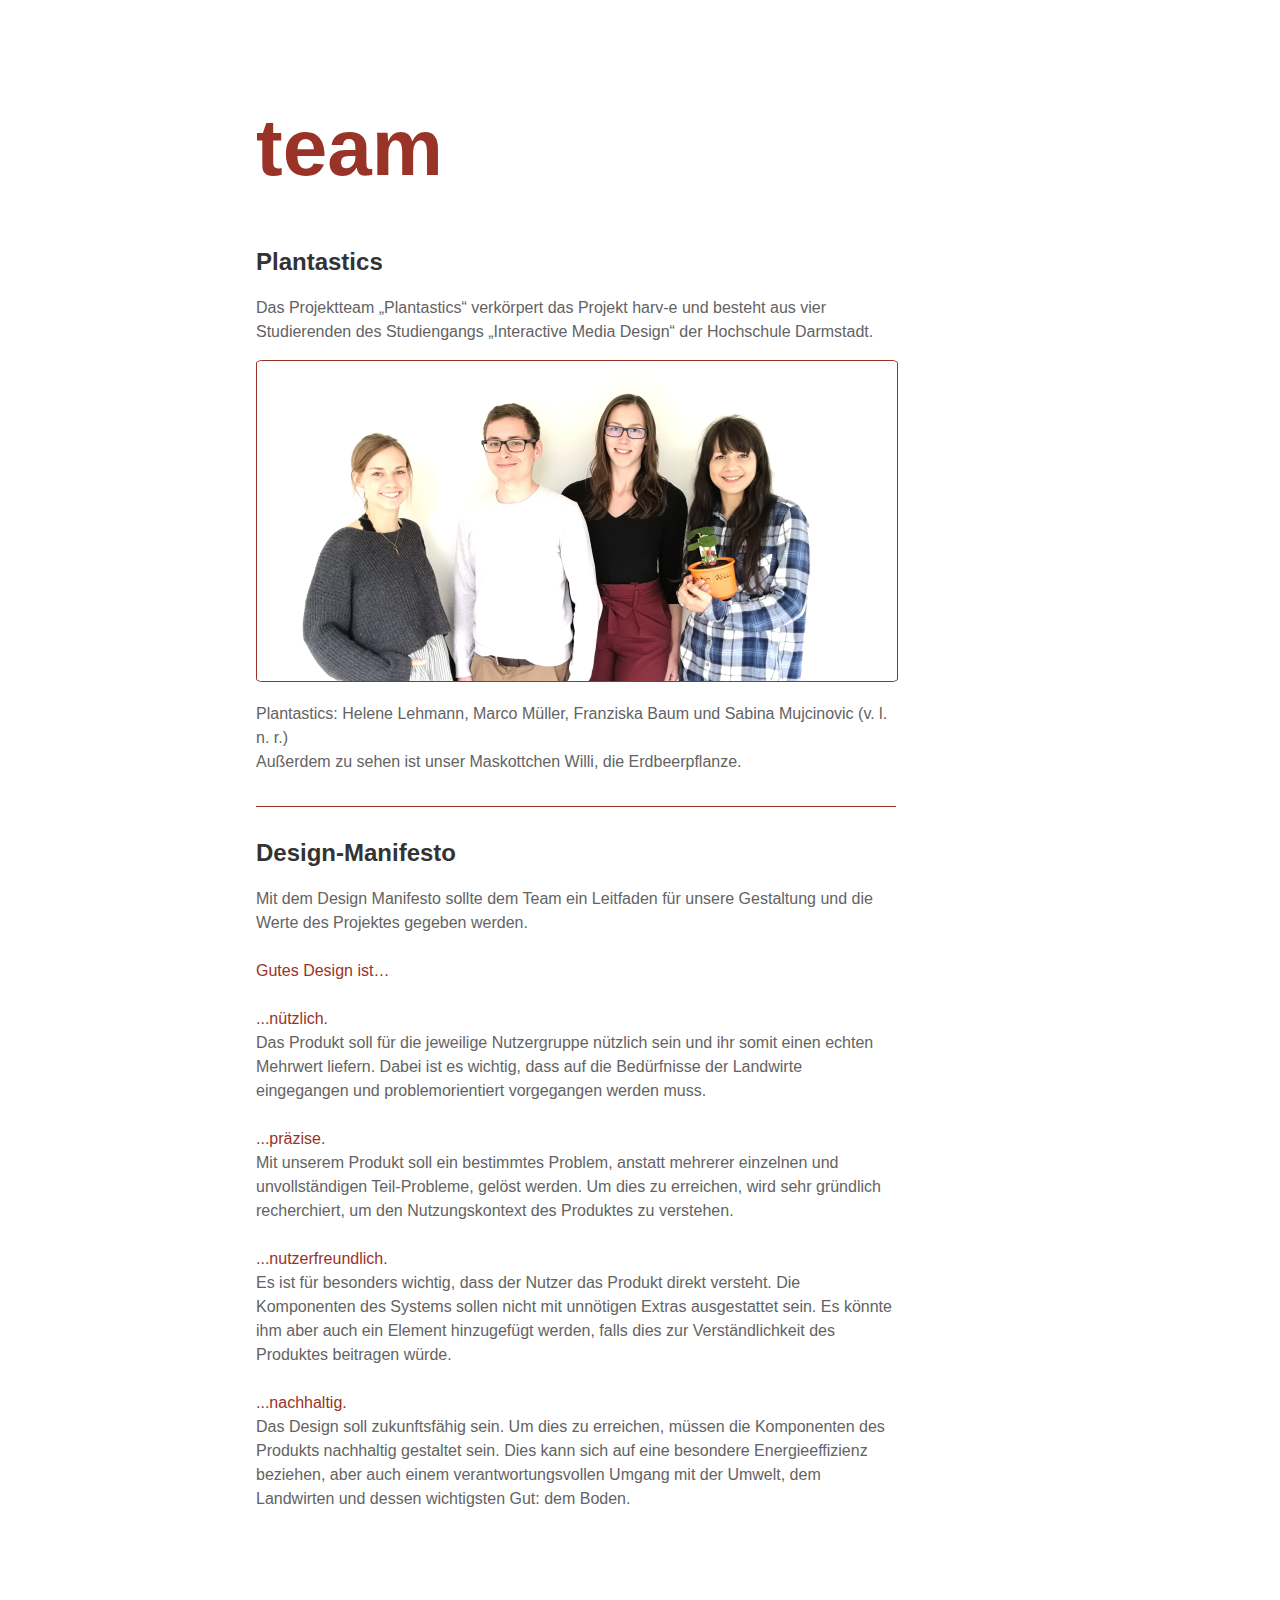
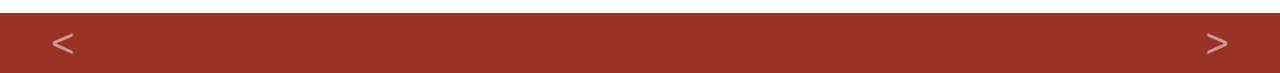
<file: iDoku/6_team.html>
<!DOCTYPE html>
<html lang="en">

<head>
    <meta charset="UTF-8">
    <meta name="viewport" content="width=device-width, initial-scale=1.0">
    <meta http-equiv="X-UA-Compatible" content="ie=edge">
    <title>harv-e</title>
    <link rel="stylesheet" href="style.css">
</head>

<body>
    <div class="content-block">
        <h1>team</h1>
        <h2>Plantastics</h2>
        <div class="content-text">
            <p> Das Projektteam „Plantastics“ verkörpert das Projekt harv-e und besteht aus vier Studierenden des
                Studiengangs „Interactive Media Design“ der Hochschule Darmstadt.
            </p>
        </div>
        <div class="content-media">
            <img src="media/6/1.jpg" alt="pic">
        </div>
        <div class="content-text">
            <p> Plantastics: Helene Lehmann, Marco Müller, Franziska Baum und Sabina Mujcinovic (v. l. n. r.)
                <br> Außerdem zu sehen ist unser Maskottchen Willi, die Erdbeerpflanze.
            </p>
            <hr>
        </div>
        <h2>Design-Manifesto</h2>
        <div class="content-text">
            <p>Mit dem Design Manifesto sollte dem Team ein Leitfaden für unsere Gestaltung und die Werte des Projektes
                gegeben werden.
                <br><br>
                <b>Gutes Design ist…</b><br><br>
                <b> ...nützlich.</b><br>
                Das Produkt soll für die jeweilige Nutzergruppe nützlich sein und ihr somit einen echten Mehrwert
                liefern. Dabei ist es wichtig, dass auf die Bedürfnisse der Landwirte eingegangen und problemorientiert
                vorgegangen werden muss.
                <br><br>
                <b>...präzise.</b><br>
                Mit unserem Produkt soll ein bestimmtes Problem, anstatt mehrerer einzelnen und unvollständigen
                Teil-Probleme, gelöst werden. Um dies zu erreichen, wird sehr gründlich recherchiert, um den
                Nutzungskontext des Produktes zu verstehen.
                <br><br>
                <b>...nutzerfreundlich.</b><br>
                Es ist für besonders wichtig, dass der Nutzer das Produkt direkt versteht. Die Komponenten des Systems
                sollen nicht mit unnötigen Extras ausgestattet sein. Es könnte ihm aber auch ein Element hinzugefügt
                werden, falls dies zur Verständlichkeit des Produktes beitragen würde.
                <br><br>
                <b> ...nachhaltig.</b><br>
                Das Design soll zukunftsfähig sein. Um dies zu erreichen, müssen die Komponenten des Produkts nachhaltig
                gestaltet sein. Dies kann sich auf eine besondere Energieeffizienz beziehen, aber auch einem
                verantwortungsvollen Umgang mit der Umwelt, dem Landwirten und dessen wichtigsten Gut: dem Boden.

            </p>
        </div>
    </div>
    <div class="footer">
        <div class="back"><a href="5_trailer.html">
                <</a> </div> <div class="next"><a href="7_1_prototyp.html">></a></div>
    </div>
</body>

</html>
</file>
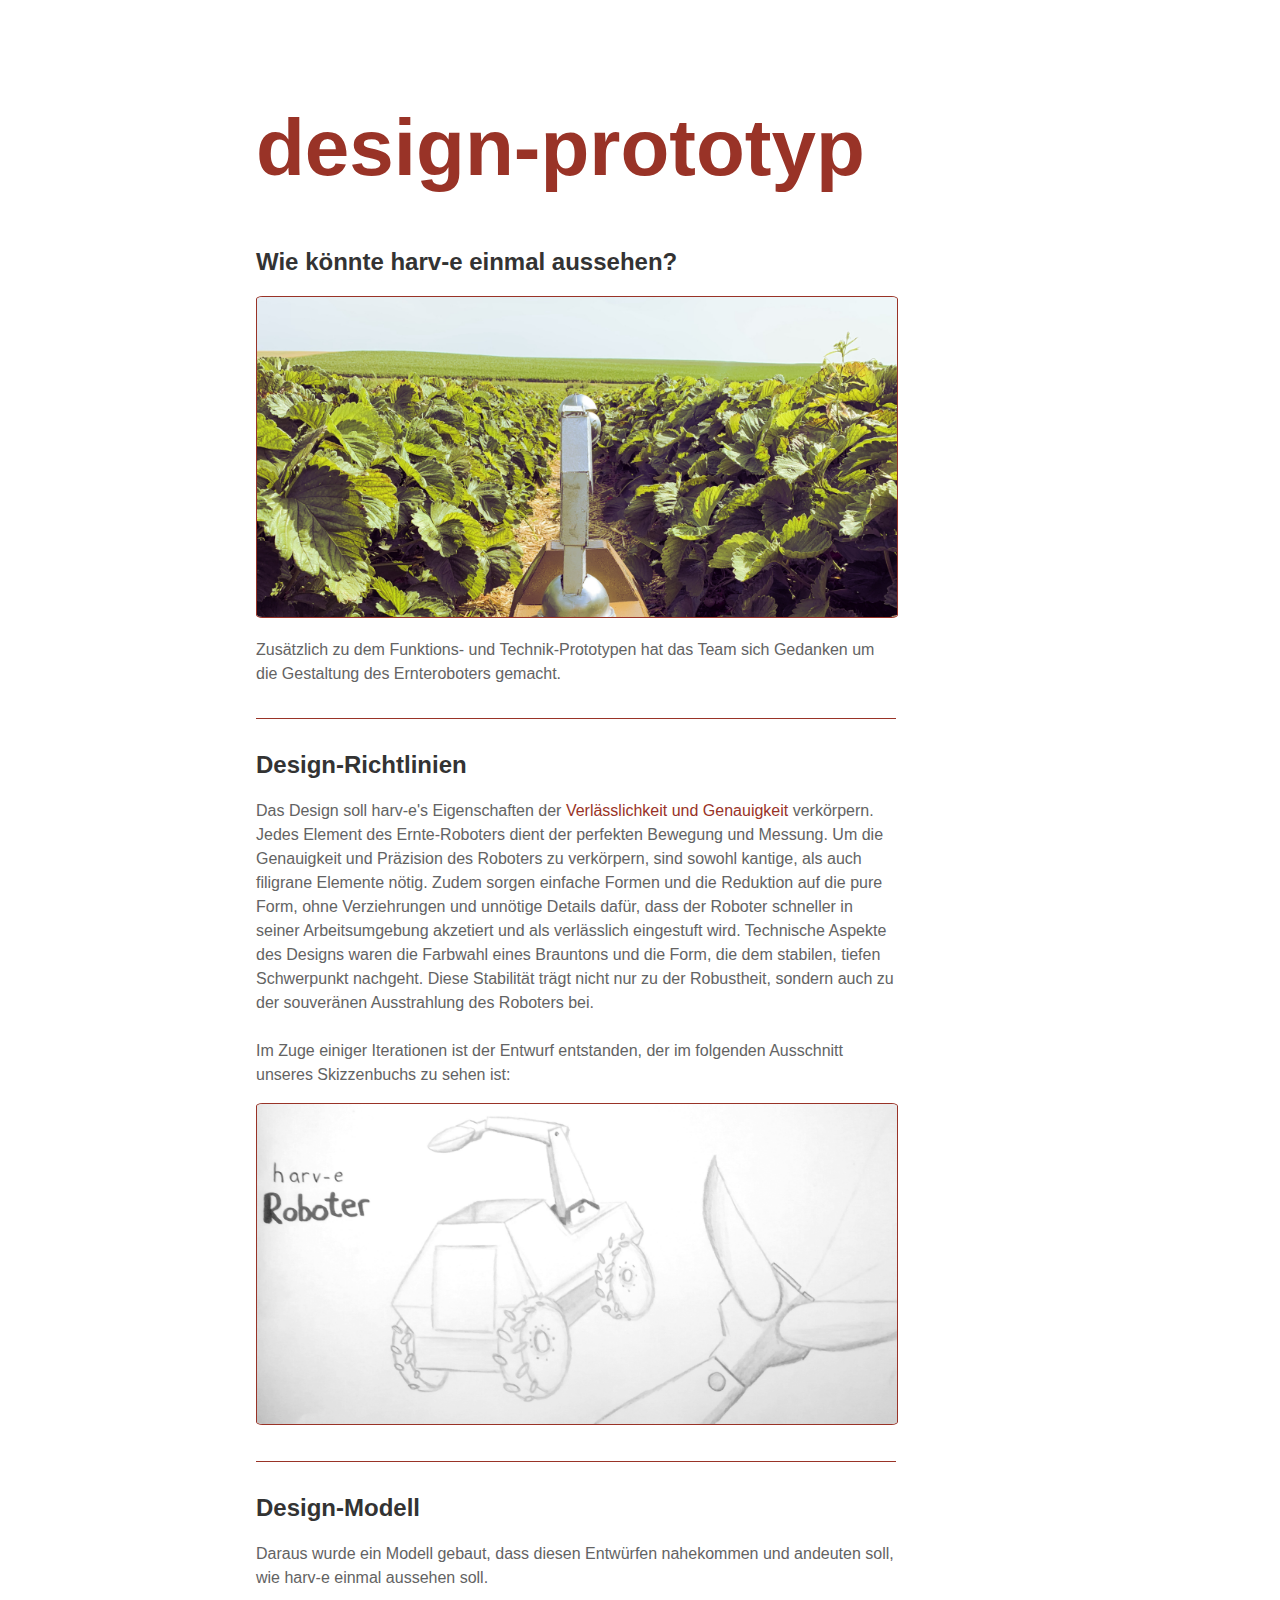
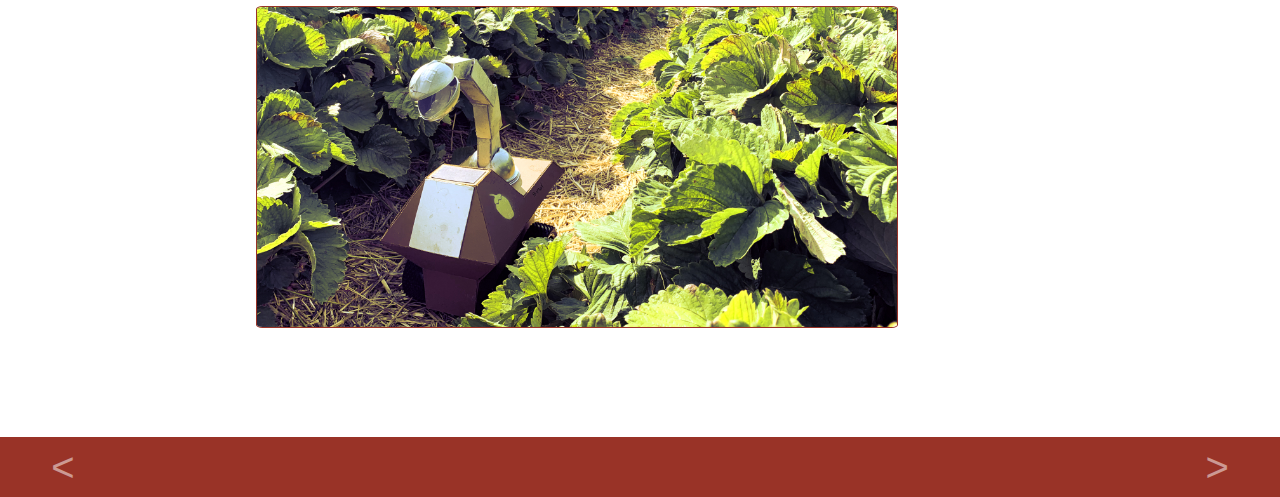
<file: iDoku/7_1_prototyp.html>
<!DOCTYPE html>
<html lang="en">

<head>
    <meta charset="UTF-8">
    <meta name="viewport" content="width=device-width, initial-scale=1.0">
    <meta http-equiv="X-UA-Compatible" content="ie=edge">
    <title>harv-e</title>
    <link rel="stylesheet" href="style.css">
</head>

<body>
    <div class="content-block">
        <h1>design-prototyp</h1>
        <h2>Wie könnte harv-e einmal aussehen?</h2>
        <div class="content-media">
            <img src="media/7/7_1/1.jpg" alt="pic">
        </div>
        <div class="content-text">
            <p> Zusätzlich zu dem Funktions- und Technik-Prototypen hat das Team sich Gedanken um die Gestaltung des
                Ernteroboters gemacht.
            </p>
            <hr>
        </div>
        <h2>Design-Richtlinien</h2>
        <div class="content-text">
            Das Design soll harv-e's Eigenschaften der <b>Verlässlichkeit und Genauigkeit</b> verkörpern.
            <br>
            Jedes Element des Ernte-Roboters dient der perfekten Bewegung und Messung.
            Um die Genauigkeit und Präzision des Roboters zu verkörpern, sind sowohl kantige, als auch filigrane
            Elemente nötig.
            Zudem sorgen einfache Formen und die Reduktion auf die pure Form, ohne Verziehrungen und unnötige
            Details dafür, dass der Roboter schneller in seiner Arbeitsumgebung akzetiert und als verlässlich
            eingestuft wird.
            Technische Aspekte des Designs waren die Farbwahl eines Brauntons und die Form, die dem stabilen, tiefen
            Schwerpunkt nachgeht.
            Diese Stabilität trägt nicht nur zu der Robustheit, sondern auch zu der souveränen Ausstrahlung des
            Roboters bei.
            <br><br>
            Im Zuge einiger Iterationen ist der Entwurf entstanden, der im folgenden Ausschnitt unseres Skizzenbuchs
            zu sehen ist:
            </p>
        </div>
        <div class="content-media">
            <img src="media/7/7_1/2.jpg" alt="pic">
            <hr>
        </div>
        <h2>Design-Modell</h2>
        <div class="content-text">
            <p>
                Daraus wurde ein Modell gebaut, dass diesen Entwürfen nahekommen und andeuten soll, wie harv-e
                einmal aussehen soll.
            </p>
            </p>
            <div class="content-media">
                <img src="media/7/7_1/3.jpg" alt="pic">
            </div>
        </div>
    </div>
    <div class="footer">
        <div class="back"><a href="6_team.html">
                <</a> </div> <div class="next"><a href="7_2_prototyp.html">></a></div>
    </div>
</body>

</html>
</file>
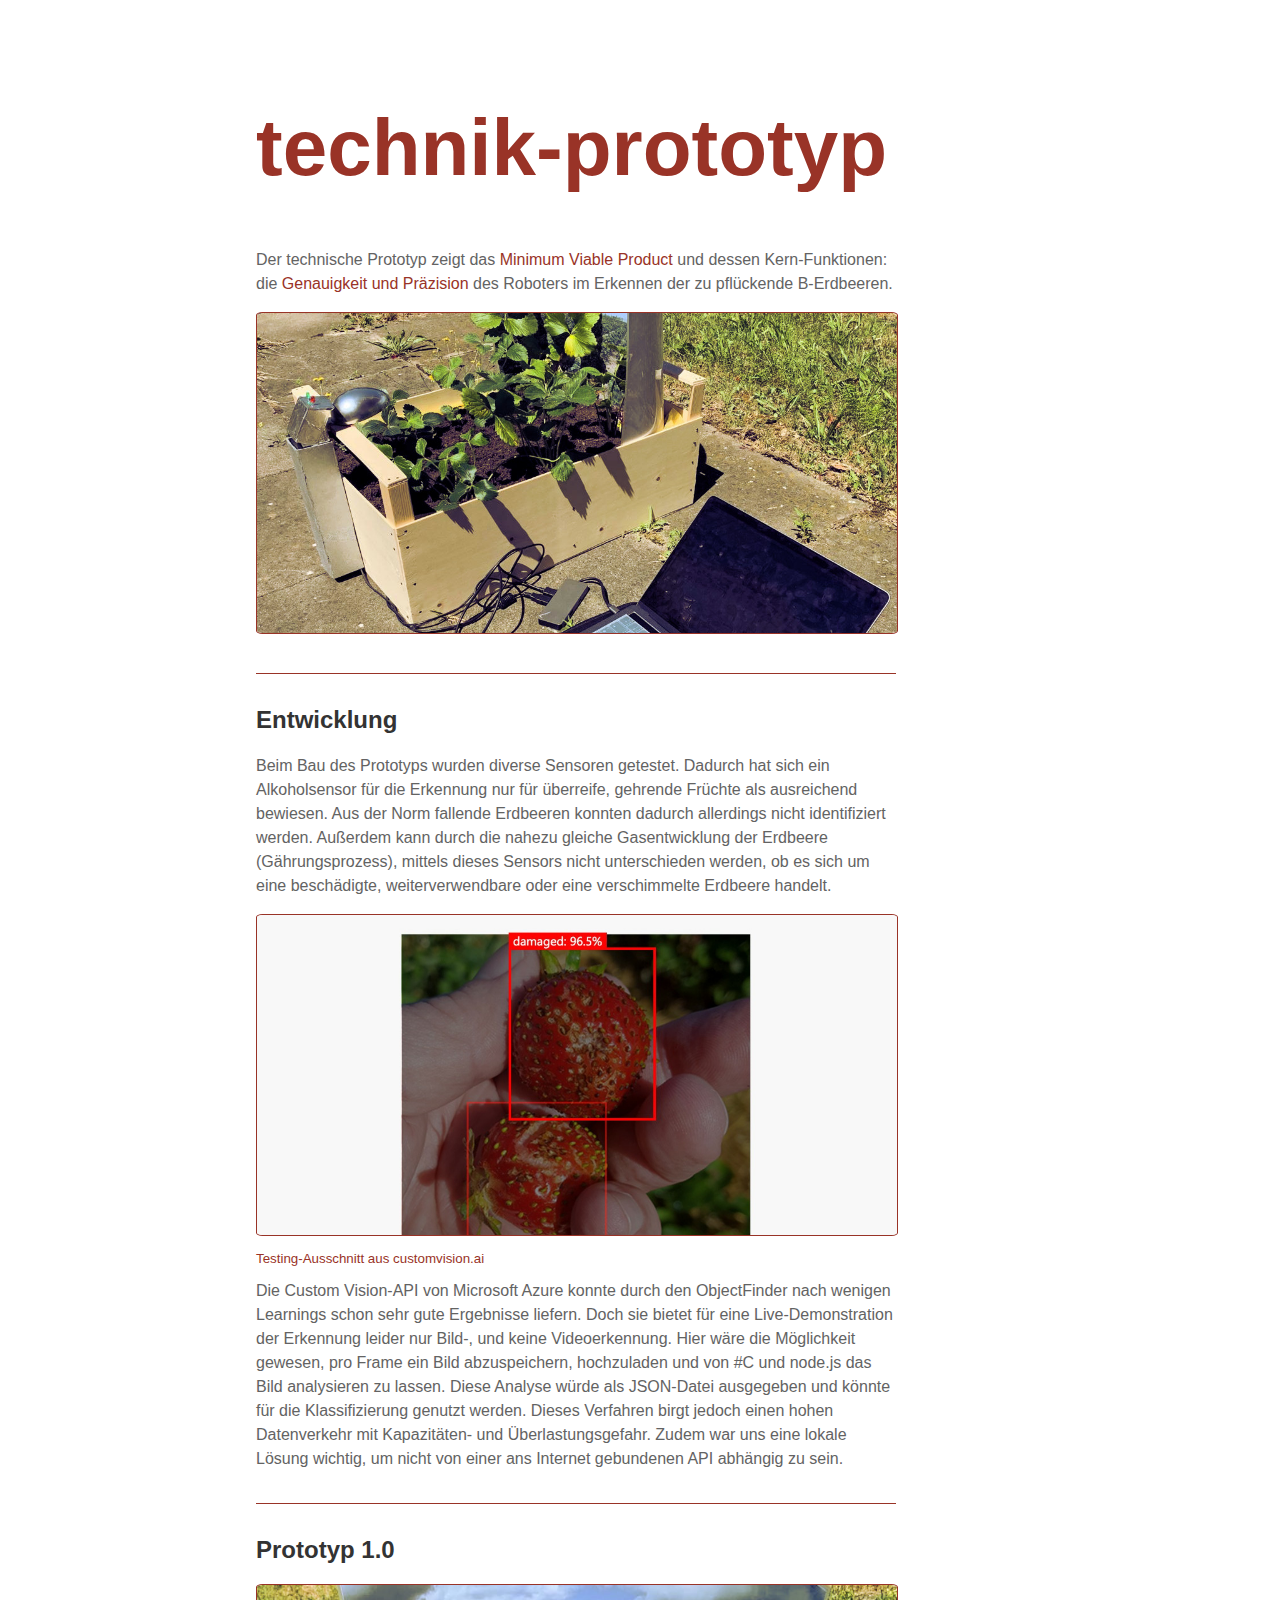
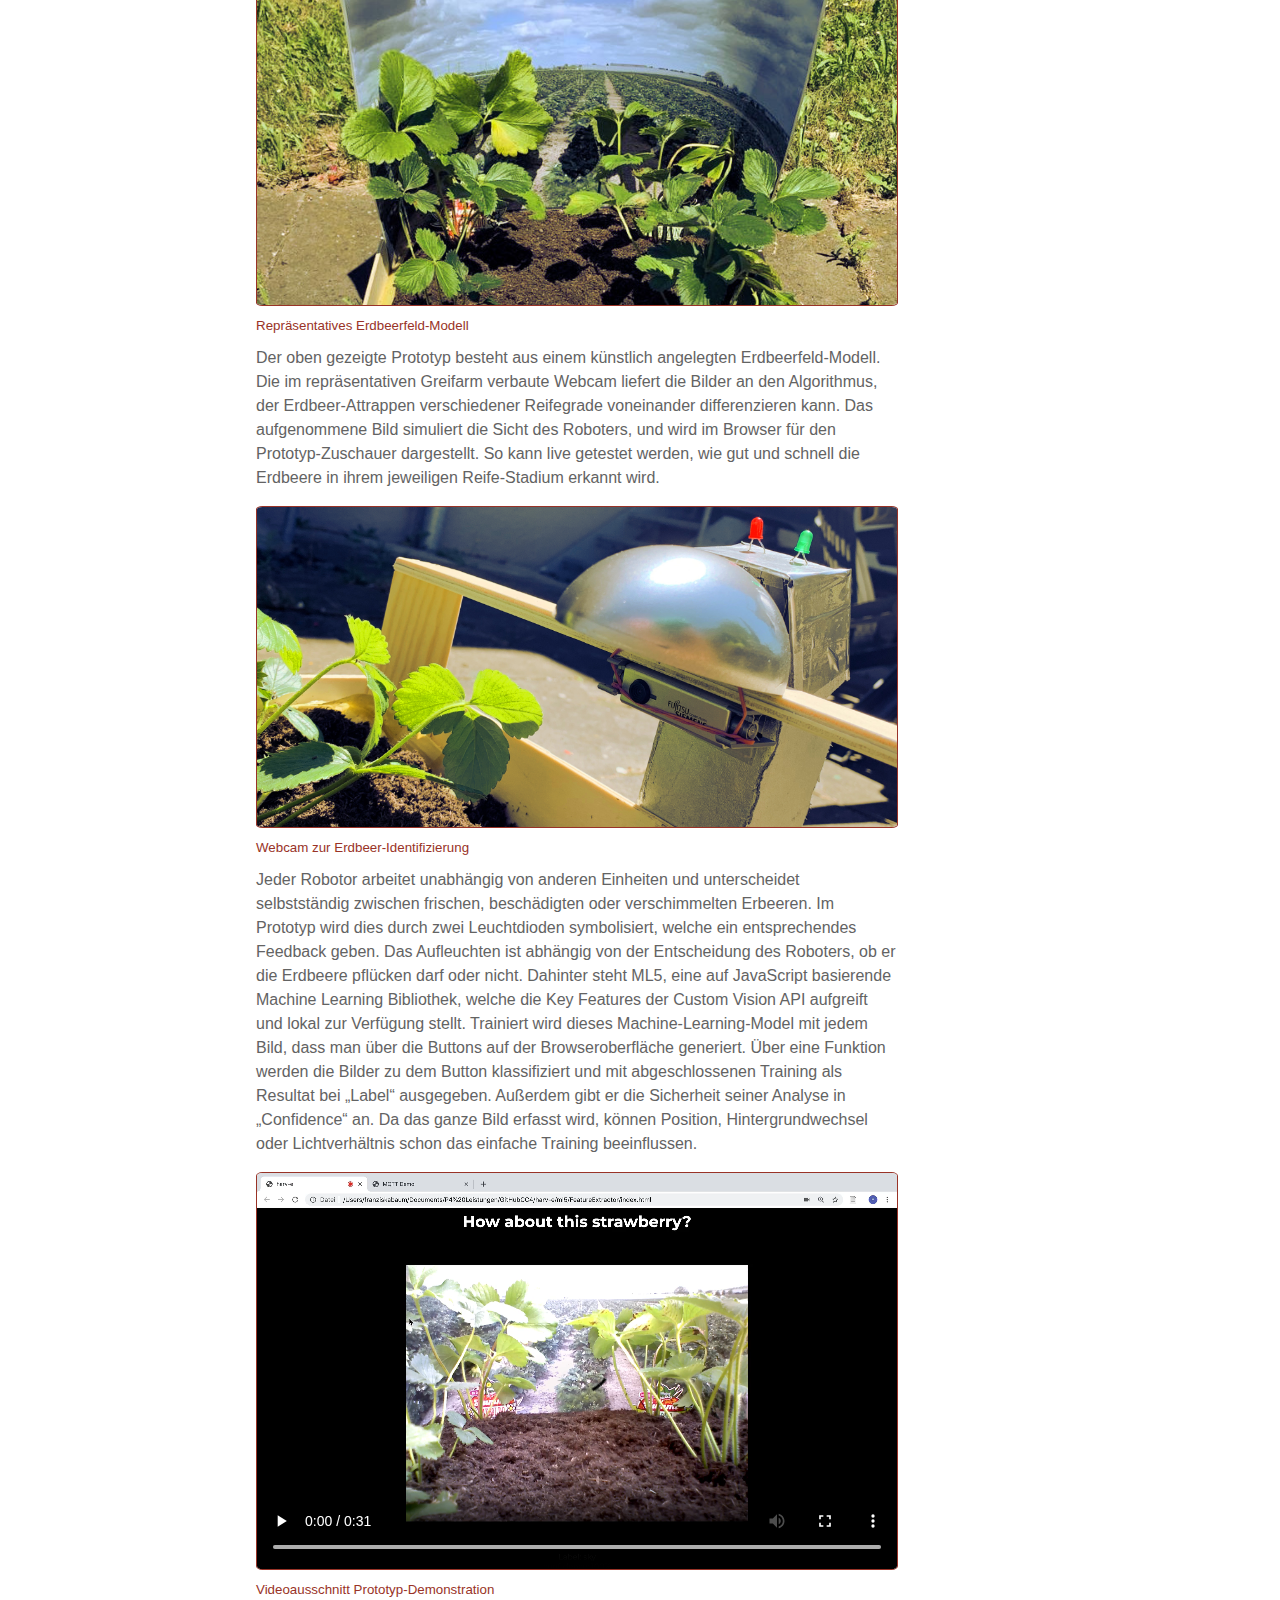
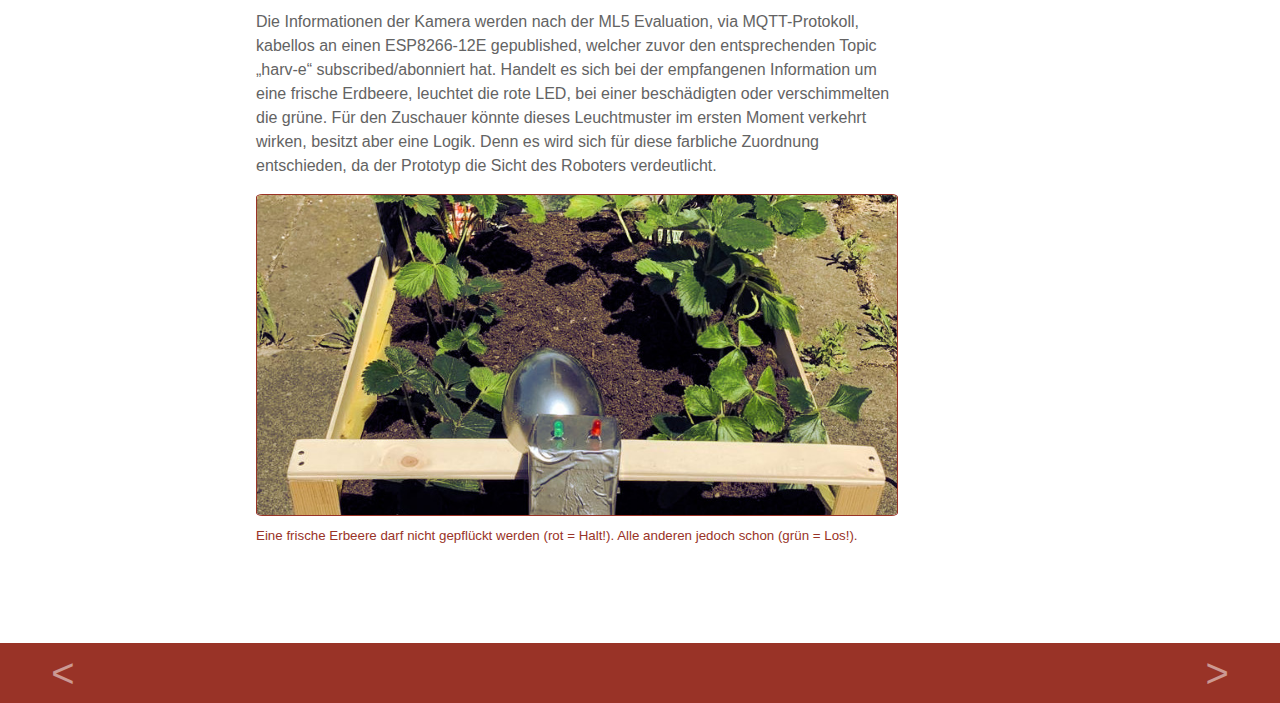
<file: iDoku/7_2_prototyp.html>
<!DOCTYPE html>
<html lang="en">

<head>
    <meta charset="UTF-8">
    <meta name="viewport" content="width=device-width, initial-scale=1.0">
    <meta http-equiv="X-UA-Compatible" content="ie=edge">
    <title>harv-e</title>
    <link rel="stylesheet" href="style.css">
</head>

<body>
    <div class="content-block">
        <h1>technik-prototyp</h1>
        <div class="content-text">
            <p> Der technische Prototyp zeigt das <b>Minimum Viable Product</b> und dessen Kern-Funktionen:
                die <b>Genauigkeit und Präzision</b> des Roboters im Erkennen der zu pflückende B-Erdbeeren.
            </p>
            <div class="content-media">
                <img src="media/7/7_2/1.jpeg" alt="pic">
            </div>
        </div>
        <hr>
        <h2>Entwicklung</h2>
        <div class="content-text">
            <p> Beim Bau des Prototyps wurden diverse Sensoren getestet. Dadurch hat sich ein Alkoholsensor für die
                Erkennung nur für überreife, gehrende Früchte als ausreichend bewiesen. Aus der Norm fallende Erdbeeren
                konnten dadurch allerdings nicht identifiziert werden. Außerdem kann durch die nahezu gleiche
                Gasentwicklung der Erdbeere (Gährungsprozess), mittels dieses Sensors nicht unterschieden werden, ob es
                sich um eine beschädigte, weiterverwendbare oder eine verschimmelte Erdbeere handelt.
            </p>
            <div class="content-media">
                <img src="media/7/7_2/2.jpeg" alt="pic">
                <p class="picdescription">Testing-Ausschnitt aus customvision.ai</p>

            </div>
            <p>
                Die Custom Vision-API von Microsoft Azure konnte durch den ObjectFinder nach wenigen Learnings schon
                sehr gute Ergebnisse liefern. Doch sie bietet für eine Live-Demonstration der Erkennung leider nur
                Bild-, und keine Videoerkennung.
                Hier wäre die Möglichkeit gewesen, pro Frame ein Bild abzuspeichern, hochzuladen und von #C und node.js
                das Bild analysieren zu lassen. Diese Analyse würde als JSON-Datei ausgegeben und könnte für die
                Klassifizierung genutzt werden. Dieses Verfahren birgt jedoch einen hohen Datenverkehr mit Kapazitäten-
                und Überlastungsgefahr. Zudem war uns eine lokale Lösung wichtig, um nicht von einer ans Internet
                gebundenen API abhängig zu sein.
            </p>
        </div>
        <hr>
        <h2>Prototyp 1.0</h2>
        <div class="content-media">
            <img src="media/7/7_2/3.jpeg" alt="pic">
            <p class="picdescription">Repräsentatives Erdbeerfeld-Modell</p>
        </div>
        <div class="content-text">
            <p>Der oben gezeigte Prototyp besteht aus einem künstlich angelegten Erdbeerfeld-Modell. <br>
                Die im repräsentativen Greifarm verbaute Webcam liefert die Bilder an den Algorithmus, der
                Erdbeer-Attrappen
                verschiedener Reifegrade voneinander differenzieren kann. Das aufgenommene Bild simuliert die Sicht des
                Roboters, und wird im Browser für den Prototyp-Zuschauer dargestellt. So kann live getestet werden, wie
                gut und schnell die Erdbeere in ihrem jeweiligen Reife-Stadium erkannt wird.
            </p>
        </div>
        <div class="content-media">
            <img src="media/7/7_2/4.jpg" alt="pic">
            <p class="picdescription">Webcam zur Erdbeer-Identifizierung</p>
        </div>
        <div class="content-text">
            <p>
                Jeder Robotor arbeitet unabhängig von anderen Einheiten und unterscheidet selbstständig zwischen
                frischen, beschädigten oder verschimmelten Erbeeren. Im Prototyp wird dies durch zwei Leuchtdioden
                symbolisiert, welche ein entsprechendes Feedback geben. Das Aufleuchten ist abhängig von der
                Entscheidung des Roboters, ob er die Erdbeere pflücken darf oder nicht.

                Dahinter steht ML5, eine auf JavaScript basierende Machine Learning Bibliothek, welche die Key Features
                der Custom Vision API aufgreift und lokal zur Verfügung stellt. Trainiert wird dieses
                Machine-Learning-Model mit jedem Bild, dass man über die Buttons auf der Browseroberfläche generiert.
                Über eine Funktion werden die Bilder zu dem Button klassifiziert und mit abgeschlossenen Training als
                Resultat bei „Label“ ausgegeben. Außerdem gibt er die Sicherheit seiner Analyse in „Confidence“ an. Da
                das ganze Bild erfasst wird, können Position, Hintergrundwechsel oder Lichtverhältnis schon das einfache
                Training beeinflussen.
            </p>
        </div>

        <div class="content-media">
            <video controls>
                <source src="media/7/7_2/5.mp4" type="video/mp4">
            </video>
            <p class="picdescription">Videoausschnitt Prototyp-Demonstration</p>
        </div>
        <div class="content-text">
            <p>
                Die Informationen der Kamera werden nach der ML5 Evaluation, via MQTT-Protokoll, kabellos an einen
                ESP8266-12E gepublished, welcher zuvor den entsprechenden Topic „harv-e“ subscribed/abonniert hat.
                Handelt es sich bei der empfangenen Information um eine frische Erdbeere, leuchtet die rote LED, bei
                einer beschädigten oder verschimmelten die grüne. Für den Zuschauer könnte dieses Leuchtmuster im ersten
                Moment verkehrt wirken, besitzt aber eine Logik. Denn es wird sich für diese farbliche Zuordnung
                entschieden, da der Prototyp die Sicht des Roboters verdeutlicht.

            </p>
        </div>
        <div class="content-media">
            <img src="media/7/7_2/6.jpeg" alt="pic">
            <p class="picdescription">Eine frische Erbeere darf nicht
                gepflückt werden (rot = Halt!). Alle anderen jedoch schon (grün = Los!).</p>
        </div>
    </div>
    <div class="footer">
        <div class="back"><a href="7_1_prototyp.html">
                <</a> </div> <div class="next"><a href="8_finanzen.html">></a></div>
    </div>
</body>

</html>
</file>
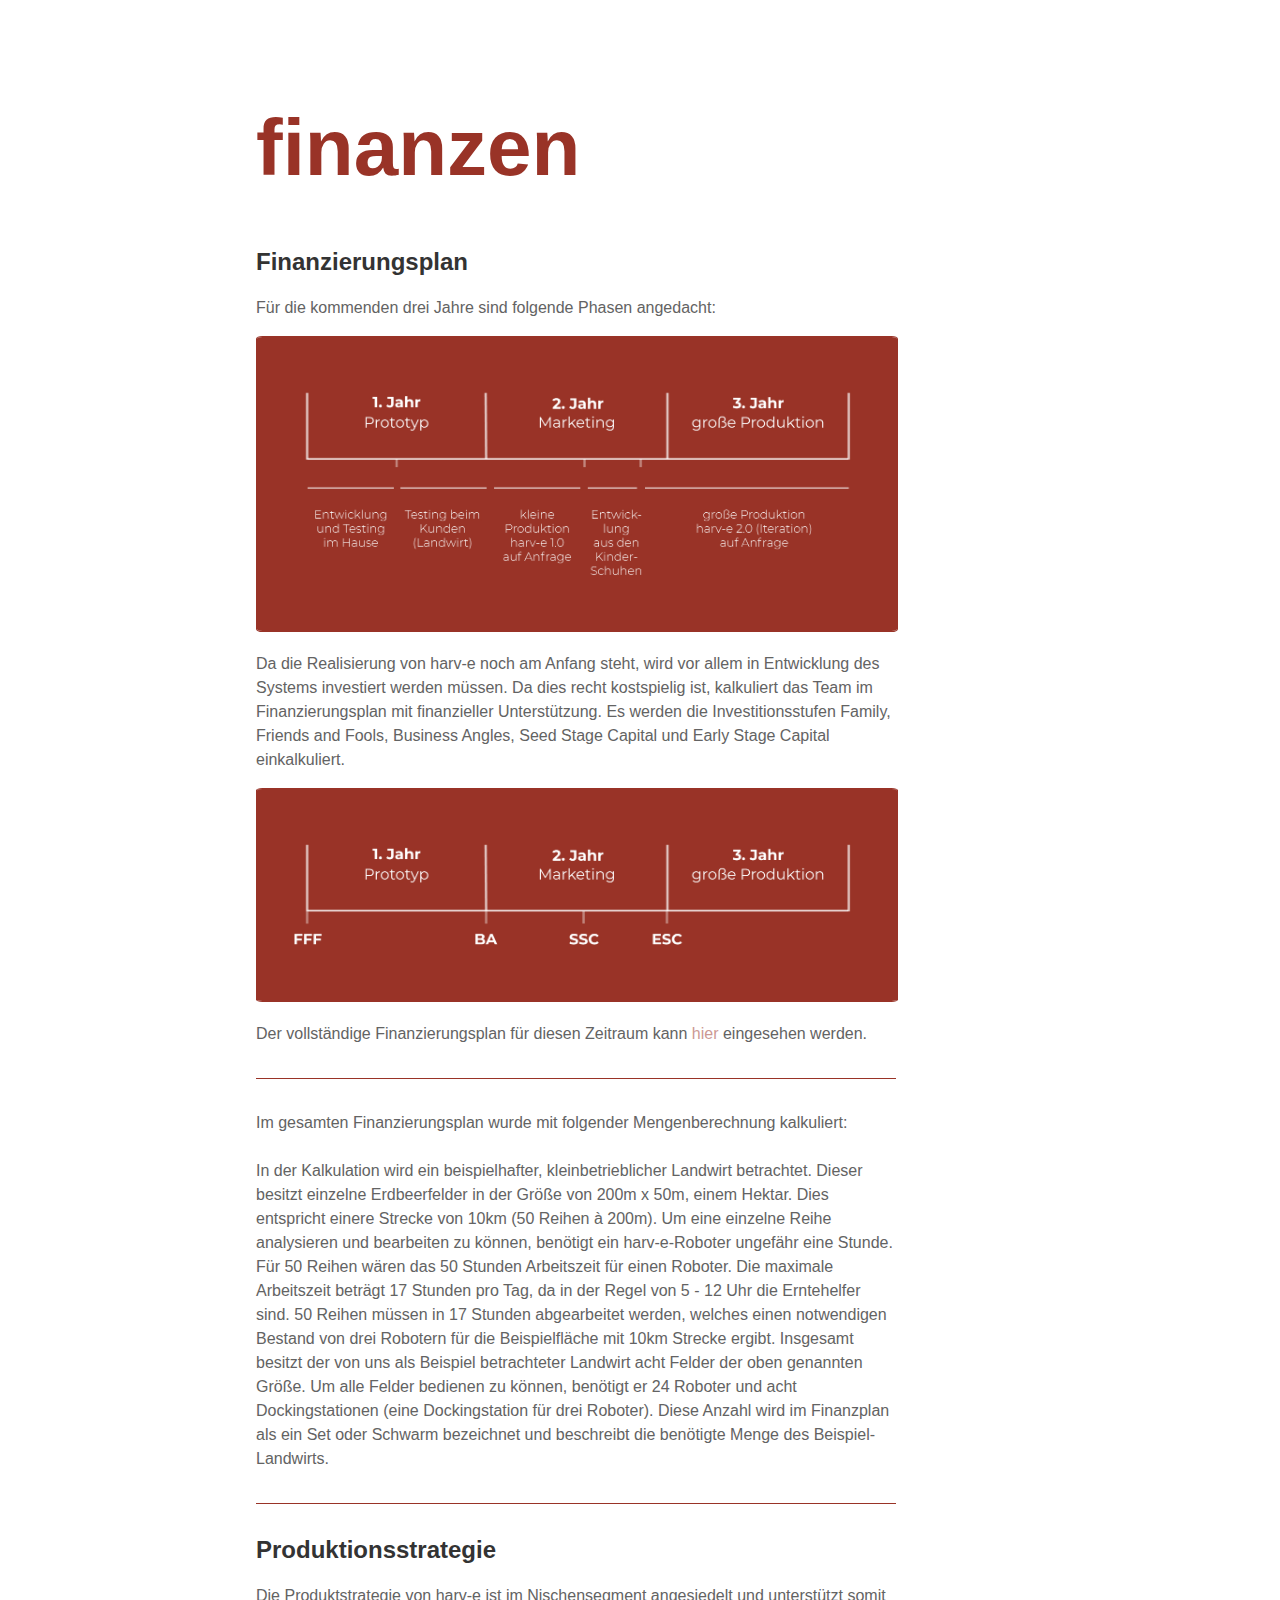
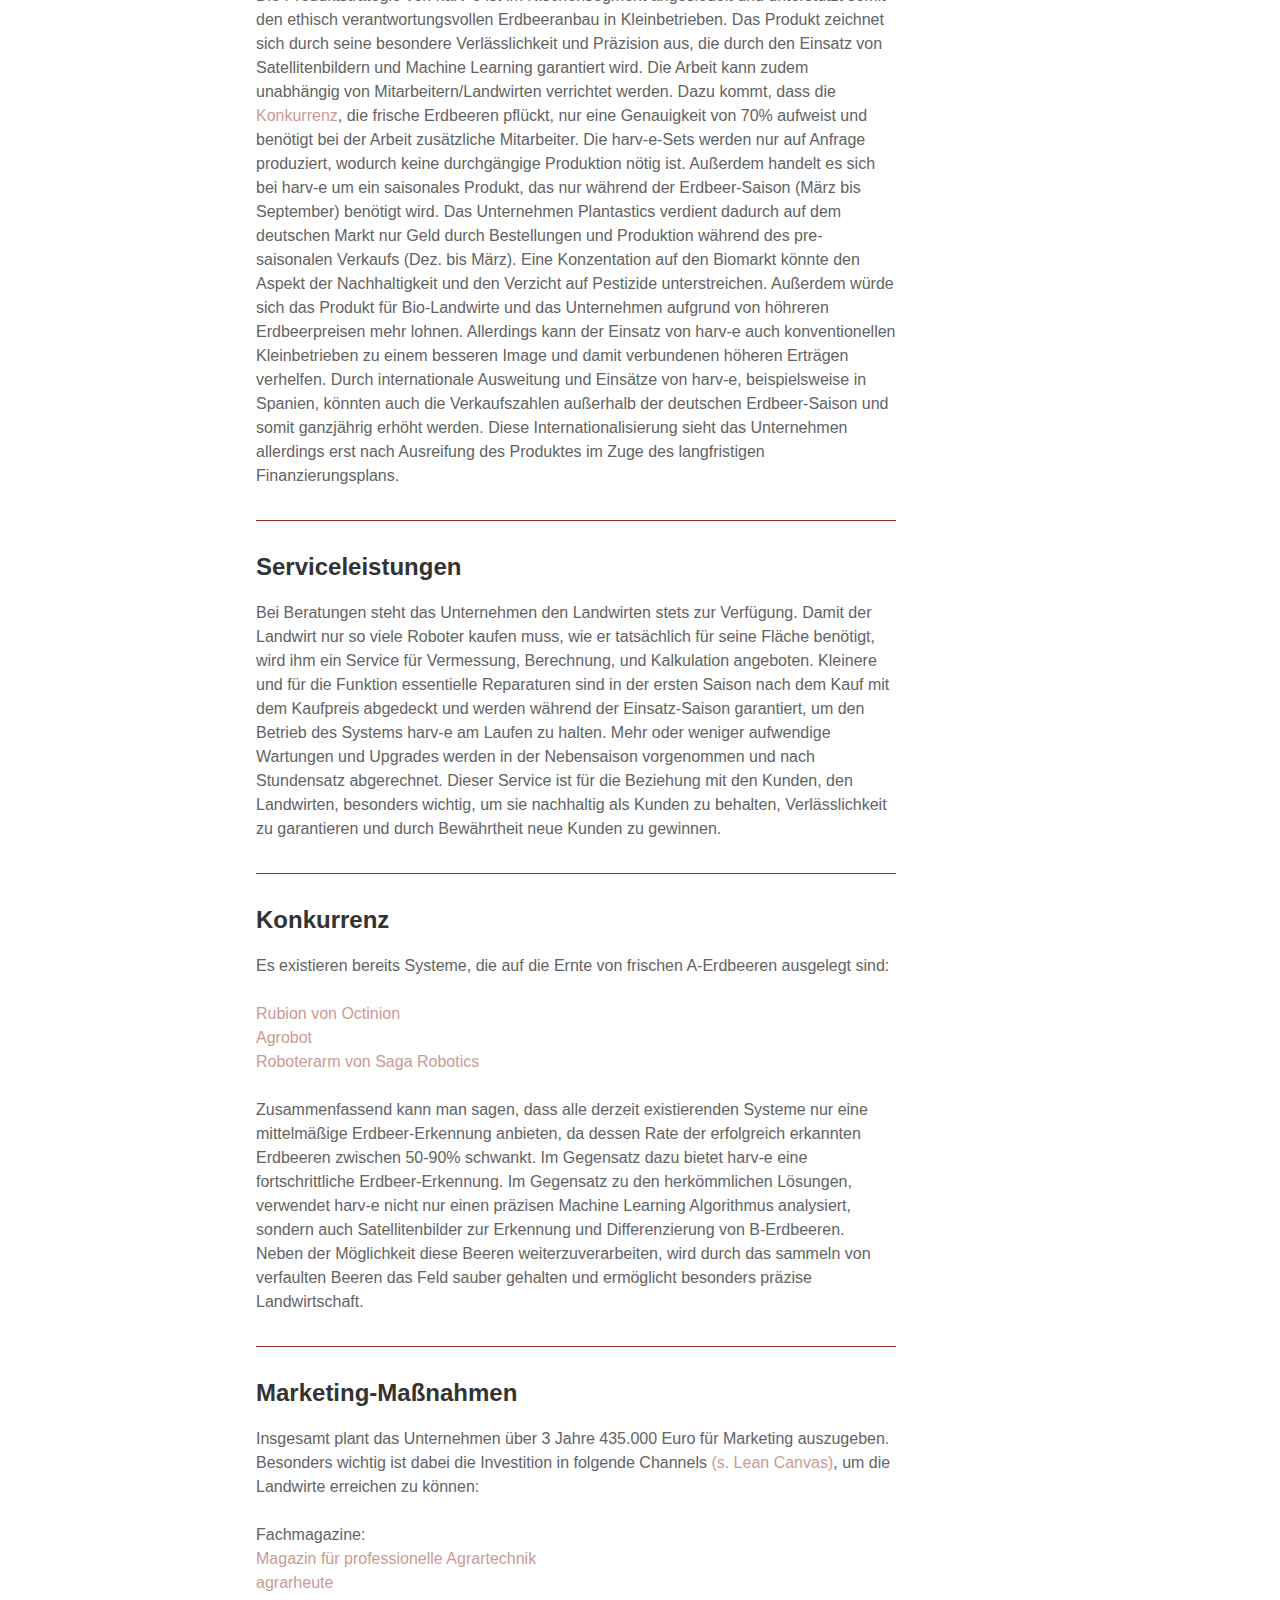
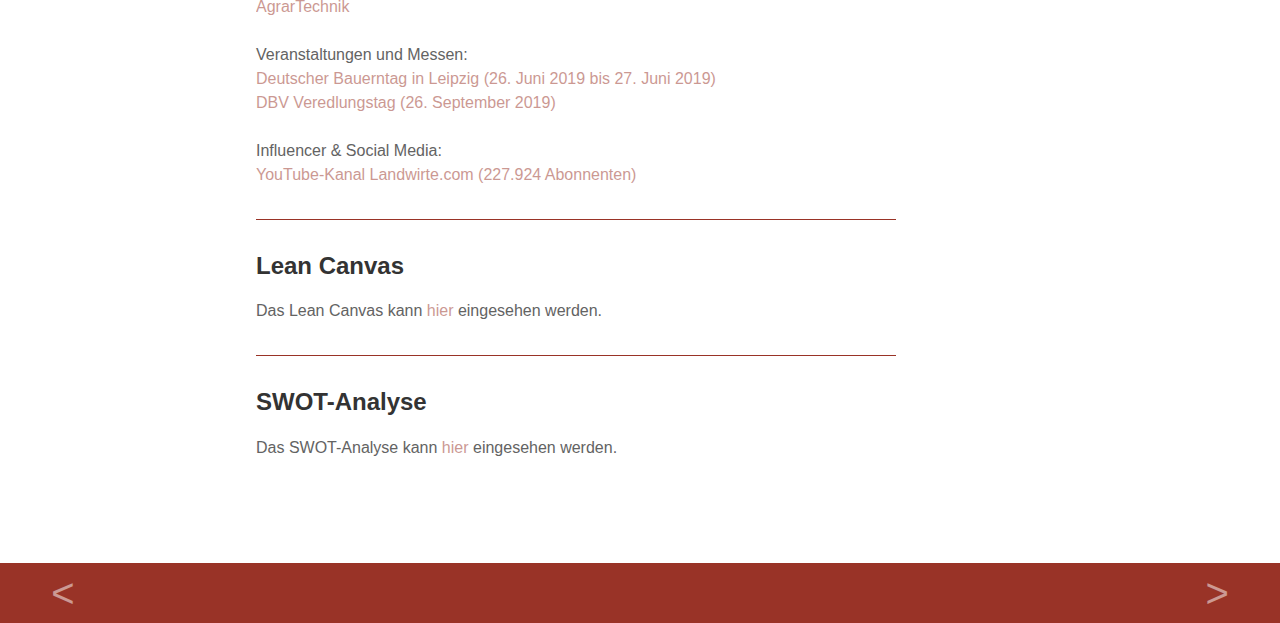
<file: iDoku/8_finanzen.html>
<!DOCTYPE html>
<html lang="en">

<head>
    <meta charset="UTF-8">
    <meta name="viewport" content="width=device-width, initial-scale=1.0">
    <meta http-equiv="X-UA-Compatible" content="ie=edge">
    <title>harv-e</title>
    <link rel="stylesheet" href="style.css">
</head>

<body>
    <div class="content-block">
        <h1>finanzen</h1>
        <!--h1 ist die Unterüberschrift-->
        <h2>Finanzierungsplan</h2>
        <!--h2 ist die Unterüberschrift-->
        <div class="content-text">
            <!--in divs dieser klasse kommen die Texte in p-Tags, hierbei kann /n für Umbrüche verwendet werden-->
            <p> Für die kommenden drei Jahre sind folgende Phasen angedacht:
            </p>
        </div>
        <div class="content-media">
            <img src="media/8/1.jpg" alt="pic">
        </div>
        <div class="content-text">
            <p> Da die Realisierung von harv-e noch am Anfang steht, wird vor allem in Entwicklung des Systems
                investiert werden müssen. Da dies recht kostspielig ist, kalkuliert das Team im Finanzierungsplan mit
                finanzieller Unterstützung. Es werden die Investitionsstufen Family, Friends and Fools, Business Angles,
                Seed Stage Capital und Early Stage Capital einkalkuliert.
            </p>
        </div>
        <div class="content-media">
            <img src="media/8/2.jpg" alt="pic">
        </div>
        <div class="content-text">
            <p>Der vollständige Finanzierungsplan für diesen Zeitraum kann <a class="a2"
                    href="media/docs/fp.pdf">hier</a> eingesehen werden.
            </p>
            <hr>
        </div>
        <div class="content-text">
            <p>Im gesamten Finanzierungsplan wurde mit folgender Mengenberechnung kalkuliert:
                <br><br>
                In der Kalkulation wird ein beispielhafter, kleinbetrieblicher Landwirt betrachtet. Dieser besitzt
                einzelne Erdbeerfelder in der Größe von 200m x 50m, einem Hektar. Dies entspricht einere Strecke von
                10km (50 Reihen à 200m).
                Um eine einzelne Reihe analysieren und bearbeiten zu können, benötigt ein harv-e-Roboter ungefähr eine
                Stunde. Für 50 Reihen wären das 50 Stunden Arbeitszeit für einen Roboter.
                Die maximale Arbeitszeit beträgt 17 Stunden pro Tag, da in der Regel von 5 - 12 Uhr die Erntehelfer
                sind. 50 Reihen müssen in 17 Stunden abgearbeitet werden, welches einen notwendigen Bestand von drei
                Robotern für die Beispielfläche mit 10km Strecke ergibt.
                Insgesamt besitzt der von uns als Beispiel betrachteter Landwirt acht Felder der oben genannten Größe.
                Um alle Felder bedienen zu können, benötigt er 24 Roboter und acht Dockingstationen (eine Dockingstation
                für drei Roboter). Diese Anzahl wird im Finanzplan als ein Set oder Schwarm bezeichnet und beschreibt die benötigte
                Menge des Beispiel-Landwirts.
            </p>
        </div>
        <hr>
        <h2>Produktionsstrategie</h2>
        <div class="content-text">
            <p> Die Produktstrategie von harv-e ist im Nischensegment angesiedelt und unterstützt somit den ethisch verantwortungsvollen Erdbeeranbau in Kleinbetrieben.
                Das Produkt zeichnet sich durch seine besondere Verlässlichkeit und Präzision aus, die durch den Einsatz von Satellitenbildern und Machine
                Learning garantiert wird. Die Arbeit kann zudem unabhängig von Mitarbeitern/Landwirten verrichtet
                werden. Dazu kommt, dass die <a class="a2" href=" #konkurrenz">Konkurrenz</a>, die frische Erdbeeren
                pflückt, nur eine Genauigkeit von 70% aufweist und benötigt bei der Arbeit zusätzliche Mitarbeiter.
                Die harv-e-Sets werden nur auf Anfrage produziert, wodurch keine durchgängige Produktion nötig ist.
                Außerdem handelt es sich bei harv-e um ein saisonales Produkt, das nur während der Erdbeer-Saison (März
                bis September) benötigt wird. Das Unternehmen Plantastics verdient dadurch auf dem deutschen Markt nur
                Geld durch Bestellungen und Produktion während des pre-saisonalen Verkaufs (Dez. bis März). 
                Eine Konzentation auf den Biomarkt könnte den Aspekt der Nachhaltigkeit und den Verzicht auf Pestizide unterstreichen. 
                Außerdem würde sich das Produkt für Bio-Landwirte und das Unternehmen aufgrund von höhreren Erdbeerpreisen mehr lohnen. 
                Allerdings kann der Einsatz von harv-e auch konventionellen Kleinbetrieben zu einem besseren Image und damit verbundenen höheren Erträgen verhelfen.
                Durch internationale Ausweitung und Einsätze von harv-e, beispielsweise in Spanien, könnten auch die
                Verkaufszahlen außerhalb der deutschen Erdbeer-Saison und somit ganzjährig erhöht werden. Diese
                Internationalisierung sieht das Unternehmen allerdings erst nach Ausreifung des Produktes im Zuge des
                langfristigen Finanzierungsplans.
            </p>
            <hr>
        </div>
        <h2>Serviceleistungen</h2>
        <div class="content-text">
            <p> Bei Beratungen steht das Unternehmen den Landwirten stets zur Verfügung. Damit der Landwirt nur so viele
                Roboter kaufen muss, wie er tatsächlich für seine Fläche benötigt, wird ihm ein Service für Vermessung,
                Berechnung, und Kalkulation angeboten. Kleinere und für die Funktion essentielle Reparaturen sind in der
                ersten Saison nach dem Kauf mit dem Kaufpreis abgedeckt und werden während der Einsatz-Saison
                garantiert, um den Betrieb des Systems harv-e am Laufen zu halten. Mehr oder weniger aufwendige
                Wartungen und Upgrades werden in der Nebensaison vorgenommen und nach Stundensatz abgerechnet.
                Dieser Service ist für die Beziehung mit den Kunden, den Landwirten, besonders wichtig, um sie
                nachhaltig als Kunden zu behalten, Verlässlichkeit zu garantieren und durch Bewährtheit neue Kunden zu
                gewinnen.
            </p>
            <hr>
        </div>
        <h2 id="konkurrenz">Konkurrenz</h2>
        <div class="content-text">
            <p> Es existieren bereits Systeme, die auf die Ernte von frischen A-Erdbeeren ausgelegt sind: <br><br>
                <b>
                    <a class="a2" href="http://octinion.com/products/agricultural-robotics/rubion">Rubion von
                        Octinion</a><br>
                    <a class="a2" href="http://agrobot.com/">Agrobot </a><br>
                    <a class="a2" href="https://sagarobotics.com/">Roboterarm von Saga Robotics </a>
                </b>
                <br><br>
                Zusammenfassend kann man sagen, dass alle derzeit existierenden Systeme nur eine mittelmäßige
                Erdbeer-Erkennung anbieten, da dessen Rate der erfolgreich erkannten Erdbeeren zwischen 50-90% schwankt.
                Im Gegensatz dazu bietet harv-e eine fortschrittliche Erdbeer-Erkennung. Im Gegensatz zu den
                herkömmlichen Lösungen, verwendet harv-e nicht nur einen präzisen Machine Learning Algorithmus
                analysiert, sondern auch Satellitenbilder zur Erkennung und Differenzierung von B-Erdbeeren.
                Neben der Möglichkeit diese Beeren weiterzuverarbeiten, wird durch das sammeln von verfaulten Beeren das
                Feld sauber gehalten und ermöglicht besonders präzise Landwirtschaft.
            </p>
            <hr>
        </div>
        <h2>Marketing-Maßnahmen</h2>
        <div class="content-text">
            <p> Insgesamt plant das Unternehmen über 3 Jahre 435.000 Euro für Marketing auszugeben. Besonders wichtig
                ist dabei die Investition in folgende Channels <a class="a2" a href="#lc">(s. Lean Canvas)</a>, um die
                Landwirte erreichen zu können:
                <br><br>
                Fachmagazine: <br>
                <b>
                    <a class="a2" href="https://www.profi.de/">Magazin für professionelle Agrartechnik</a><br>
                    <a class="a2" href="https://www.agrarheute.com/">agrarheute</a><br>
                    <a class="a2" href="https://aboservice.dlv.de/agrartechnik.html">AgrarTechnik</a><br>
                    <br>
                </b>
                Veranstaltungen und Messen: <br>
                <b>
                    <a class="a2" href="https://www.bauernverband.de/deutscher-bauerntag-2019">Deutscher Bauerntag in
                        Leipzig (26. Juni 2019 bis 27. Juni 2019) </a><br>
                    <a class="a2" href="https://www.bauernverband.de/termine">DBV Veredlungstag (26. September
                        2019)</a><br>
                    <br>
                </b>
                Influencer & Social Media: <br>
                <b><a class="a2" href="https://www.youtube.com/user/landwirtcom">YouTube-Kanal Landwirte.com (227.924
                        Abonnenten)</a><br>
                </b></p>
            <hr>
        </div>
        <h2 id="lc">Lean Canvas</h2>
        <div class="content-text">
            <p>
                Das Lean Canvas kann <a class="a2" href="media/docs/lc.pdf">hier</a> eingesehen werden.
            </p>
            <hr>
        </div>
        <h2>SWOT-Analyse</h2>
        <div class="content-text">
            <p>
                Das SWOT-Analyse kann <a class="a2" href="media/docs/sa.pdf">hier</a> eingesehen werden.
            </p>
        </div>
    </div>
    <div class="footer">
        <div class="back"><a href="7_2_prototyp.html"><</a> </div> 
        <div class="next"><a href="9_impressum.html">></a></div>
    </div>
</body>

</html>
</file>
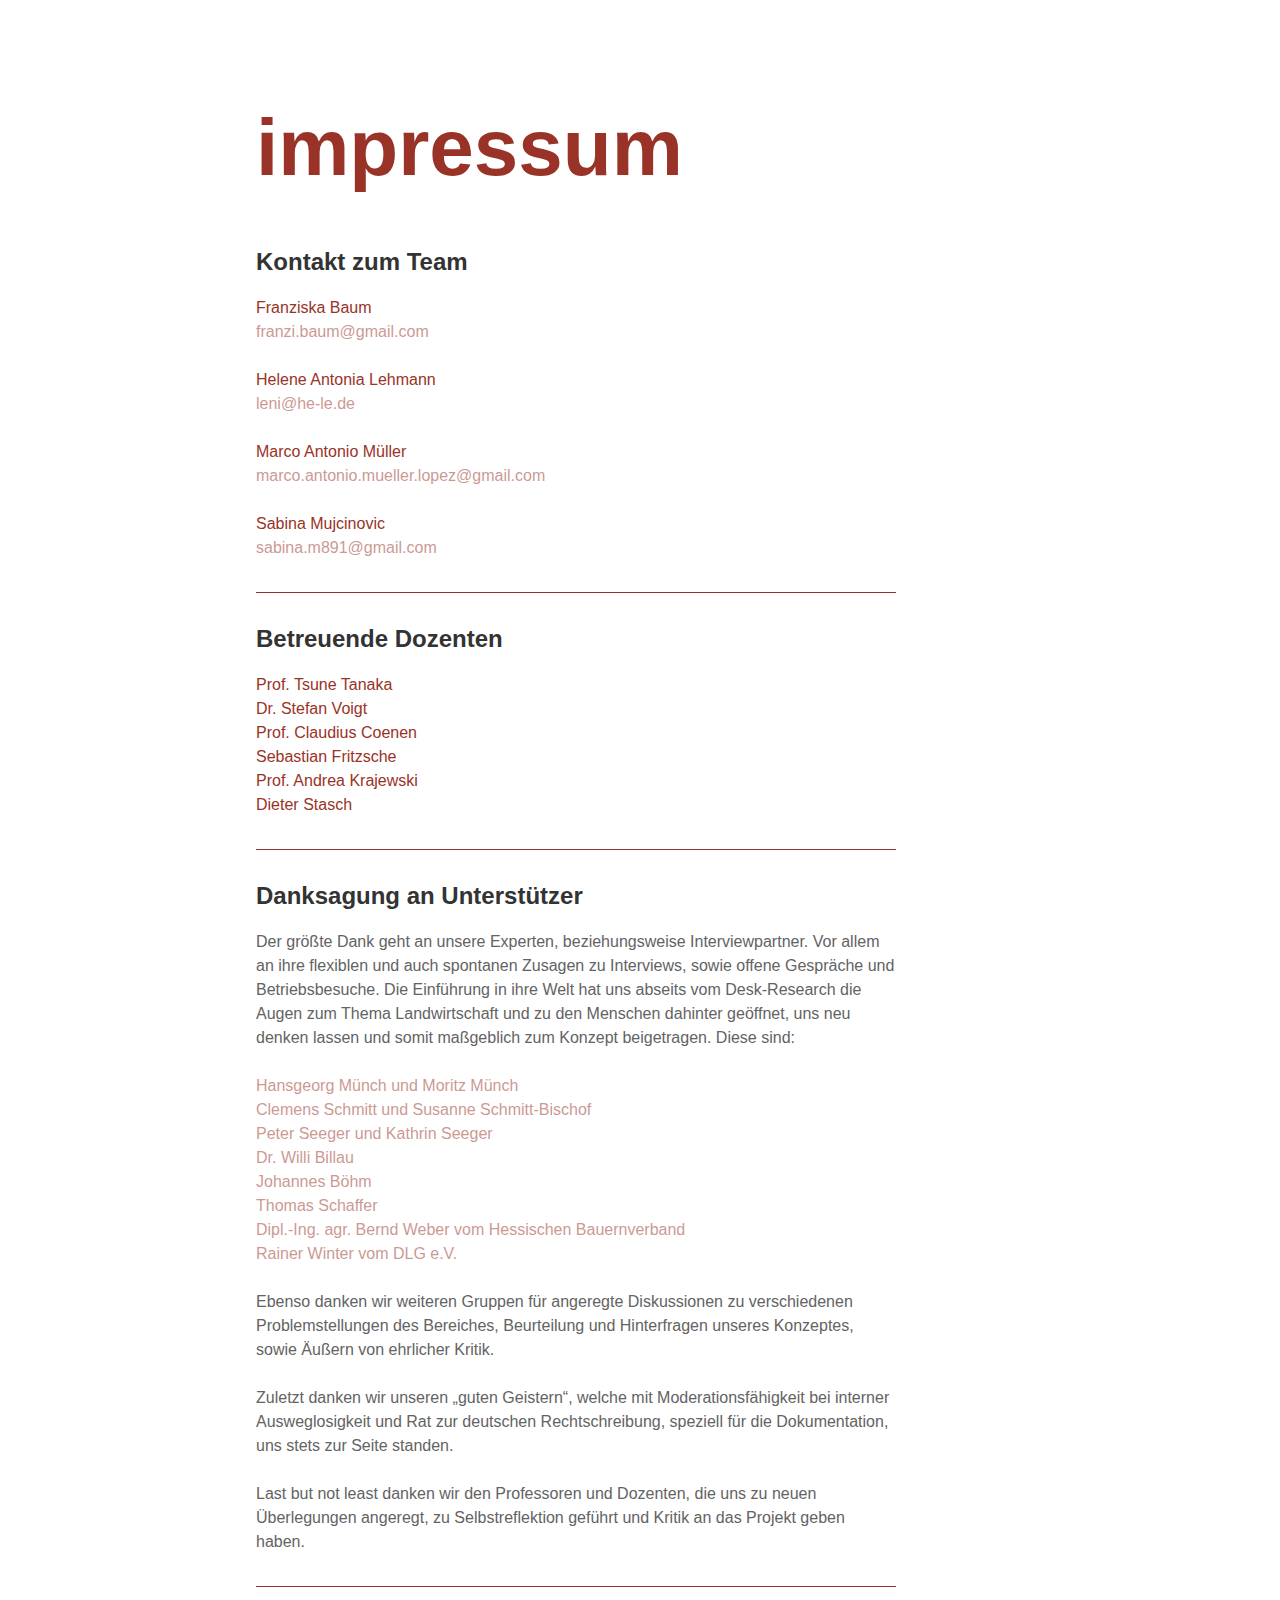
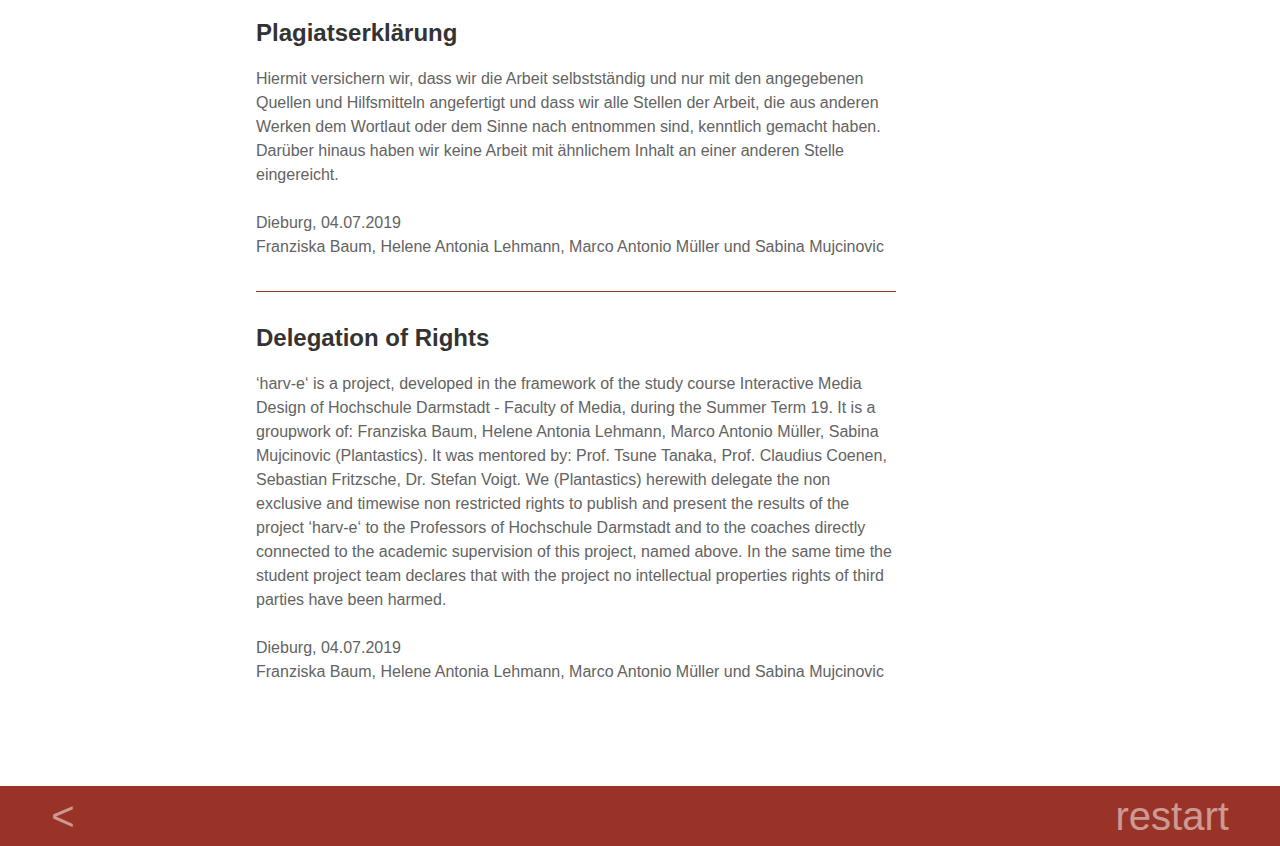
<file: iDoku/9_impressum.html>
<!DOCTYPE html>
<html lang="en">

<head>
    <meta charset="UTF-8">
    <meta name="viewport" content="width=device-width, initial-scale=1.0">
    <meta http-equiv="X-UA-Compatible" content="ie=edge">
    <title>harv-e</title>
    <link rel="stylesheet" href="style.css">
</head>

<body>
    <div class="content-block">
        <h1>impressum</h1>
        <h2>Kontakt zum Team</h2>
        <div class="content-text">
            <p> <b>Franziska Baum</b> <br>
                <a class="a2" href="mailto:franzi.baum@gmail.com">franzi.baum@gmail.com</a>
                <br><br>
                <b>Helene Antonia Lehmann</b> <br>
                <a class="a2" href="mailto:leni@he-le.de">leni@he-le.de</a>
                <br><br>
                <b>Marco Antonio Müller</b><br>
                <a class="a2"
                    href="mailto:marco.antonio.mueller.lopez@gmail.com">marco.antonio.mueller.lopez@gmail.com</a>
                <br><br>
                <b>Sabina Mujcinovic</b> <br>
                <a class="a2" href="mailto:sabina.m891@gmail.com">sabina.m891@gmail.com</a>
            </p>
            <hr>
        </div>
        <h2>Betreuende Dozenten</h2>
        <div class="content-text">
            <p> <b>Prof. Tsune Tanaka <br>
                    Dr. Stefan Voigt <br>
                    Prof. Claudius Coenen <br>
                    Sebastian Fritzsche <br>
                    Prof. Andrea Krajewski <br>
                    Dieter Stasch </b>
            </p>
            <hr>
        </div>
        <h2>Danksagung an Unterstützer</h2>
        <div class="content-text">
            <p> Der größte Dank geht an unsere Experten, beziehungsweise Interviewpartner. Vor allem an ihre flexiblen
                und auch spontanen Zusagen zu Interviews, sowie offene Gespräche und Betriebsbesuche. Die Einführung in
                ihre Welt hat uns abseits vom Desk-Research die Augen zum Thema Landwirtschaft und zu den Menschen
                dahinter geöffnet, uns neu denken lassen und somit maßgeblich zum Konzept beigetragen. Diese sind:
                <br><br>
                <a class="a2" href="http://www.erdbeerhof-muench.de/"> Hansgeorg Münch und Moritz Münch</a><br>
                <a class="a2" href="http://www.schmitt-agrar.de/"> Clemens Schmitt und Susanne Schmitt-Bischof</a><br>
                <a class="a2" href="https://www.hofseeger.de/"> Peter Seeger und Kathrin Seeger</a><br>
                <a class="a2" href="https://www.billau-jungpflanzen.de/"> Dr. Willi Billau</a><br>
                <a class="a2" href="https://www.mein-bauernhof.de/verkaufstelle/kohlbacher-hof-5581/"> Johannes Böhm </a><br>
                <a class="a2" href="https://www.facebook.com/pages/category/Farm/Birkenhof-373600587988/"> Thomas Schaffer</a><br>
                <a class="a2" href="https://www.hessischerbauernverband.de/weber">Dipl.-Ing. agr. Bernd Weber vom Hessischen Bauernverband </a><br>
                <a class="a2" href="https://www.dlg.org/de/landwirtschaft/presse/ansprechpartner/"> Rainer Winter vom DLG e.V. </a>
                <br><br>
                Ebenso danken wir weiteren Gruppen für angeregte Diskussionen zu verschiedenen Problemstellungen des
                Bereiches, Beurteilung und Hinterfragen unseres Konzeptes, sowie Äußern von ehrlicher Kritik.
                <br><br>
                Zuletzt danken wir unseren „guten Geistern“, welche mit Moderationsfähigkeit bei interner
                Ausweglosigkeit und Rat zur deutschen Rechtschreibung, speziell für die Dokumentation, uns stets zur
                Seite standen.
                <br><br>
                Last but not least danken wir den Professoren und Dozenten, die uns zu neuen Überlegungen angeregt, zu
                Selbstreflektion geführt und Kritik an das Projekt geben haben.
            </p>
            <hr>
        </div>
        <h2>Plagiatserklärung</h2>
        <div class="content-text">
            <p> Hiermit versichern wir, dass wir die Arbeit selbstständig und nur mit den angegebenen Quellen und
                Hilfsmitteln angefertigt und dass wir alle Stellen der Arbeit, die aus anderen Werken dem Wortlaut oder
                dem Sinne nach entnommen sind, kenntlich gemacht haben. Darüber hinaus haben wir keine Arbeit mit
                ähnlichem Inhalt an einer anderen Stelle eingereicht.
                <br><br>
                Dieburg, 04.07.2019
                <br>
                Franziska Baum, Helene Antonia Lehmann, Marco Antonio Müller und Sabina Mujcinovic
            </p>
            <hr>
        </div>
        <h2>Delegation of Rights</h2>
        <div class="content-text">
            <p> ‘harv-e‘ is a project, developed in the framework of the study course Interactive Media Design of
                Hochschule Darmstadt -
                Faculty of Media, during the Summer Term 19.

                It is a groupwork of: Franziska Baum, Helene Antonia Lehmann, Marco Antonio Müller, Sabina Mujcinovic
                (Plantastics).
                It was mentored by: Prof. Tsune Tanaka, Prof. Claudius Coenen, Sebastian Fritzsche, Dr. Stefan Voigt.

                We (Plantastics) herewith delegate the non exclusive and timewise non restricted rights to publish and
                present the results of the project ‘harv-e‘ to the Professors of Hochschule Darmstadt and to the coaches
                directly connected to the academic supervision of this project, named above. In the same time the
                student project team declares that with the project no intellectual properties rights of third parties
                have been harmed.

                <br><br>
                Dieburg, 04.07.2019
                <br>
                Franziska Baum, Helene Antonia Lehmann, Marco Antonio Müller und Sabina Mujcinovic
            </p>
        </div>
    </div>
    <div class="footer">
        <div class="back"><a href="8_finanzen.html"><</a></div>
        <div class="next"><a href="index.html">restart</a></div>
    </div>
</body>

</html>
</file>
<file: iDoku/style.css>
/*COLORS: 
GREY: rgb(51, 51, 51)
RED: rgb(153,51,39) */


/*HTML-TAGS*/

html { scroll-behavior: smooth; } 

body {
    background-color: white;
    font-family: -apple-system, BlinkMacSystemFont, 'Segoe UI', Roboto, Oxygen, Ubuntu, Cantarell, 'Open Sans', 'Helvetica Neue', sans-serif;
    color: rgb(51, 51, 51);
    margin: 0;
    padding: 0;
}

a {
    color: white;
    text-decoration: none;
    -webkit-animation: pulsate 3s ease-out;
    -webkit-animation-iteration-count: infinite; 
    opacity: 0.5;
}

@-webkit-keyframes pulsate {
    0% { 
        opacity: 0.5;
    }
    50% { 
        opacity: 1.0;
    }
    100% { 
        opacity: 0.5;
    }
}

b {
    color: rgb(153,51,39);
    font-weight: normal;
}

h1 {
    font-size: 60pt;
    color: rgb(153,51,39);
    font-weight: bold;
}

h2 {
    font-weight: bold;
}

hr {
    margin-top: 5%;
    margin-bottom: 5%;
    background-color: rgb(153,51,39);
    height: 1px;
    border: none;
}

img {
    width: 100%;
    border: 1px solid rgb(153,51,39);
    border-radius: 1%;
}

video {
    width: 100%;
    border: 1px solid rgb(153,51,39);
    border-radius: 1%;
}

/*CLASSES*/ 

.a2 {
    color: rgb(153,51,39);
}

.back {
    text-align: right;
    float: left;
    line-height: 150%;
    font-size: 30pt;
    font-weight: lighter;
    text-align: end;
    padding-right: 2vw;
    padding-left: 2vw;
}

.component {
    width: 30%;
    opacity: 0.5;
}

.component:hover {
    opacity: 1;
}

.content-block {
    margin-left: 20%;
    margin-top: 8%;
    margin-right: 30%;
    margin-bottom: 8%
}

.content-text {
    line-height: 150%;
    color:rgb(99, 99, 99);
}

.content-zitat {
    width: 100%;
    height: 90vh;
    text-align: center;
    font-weight: lighter;
}

.footer {
    background-color: rgb(153,51,39);
    color:white;
    line-height: 150%;
    font-size: 30pt;
    height: 60px;
    font-weight: lighter;
    text-align: end;
    padding-right: 2vw;
    padding-left: 2vw;
    bottom: 0;
    max-width: 100vw;
}

.fixed {
    background-color: rgba(153, 50, 39, 0.445);
    position: fixed;
    bottom: 0;
    left:0;
    right:0;
}

.h1-start {
    margin:0; 
    color:white;
    text-align: center;
}

.h2-start {
    color:white;
    text-align: center;
    margin: 0;
    font-weight: lighter;
    line-height: 150%;
    font-size: 25pt;
}

.next {
    text-align: right;
    float: right;
    line-height: 150%;
    font-size: 30pt;
    font-weight: lighter;
    text-align: end;
    padding-right: 2vw;
    padding-left: 2vw;
}

.overlay {
    display: none;
    position: fixed;
    width: 100%;
    height: 100%;
    top: 0;
    left: 0;
    right: 0;
    bottom: 0;
    background-color: rgba(255, 255, 255, 0.884);
    z-index: 2;
    cursor: pointer;
}

.picdescription {
    font-size: 10pt;
    line-height: 50%;
    color: rgb(153,51,39);
}

.start {
    width: 100%;
    height: 70vh;
    background-image: url("media/erdbeere.jpg");
    background-repeat: no-repeat;
    background-position: center;
    background-size: cover;
    padding-top: 30vh;
}
.system {
    height: 30vh;
    width: 100%;
    border-radius:0;
    margin:0;
    padding: 0;
    text-align: center;
    
}

.systembutton {
    float: left;
    width: 50%;
}

.systemdiagramm {
    padding: 5vh;
}

#trailer {
  position: fixed;
  right: 0;
  top: 0;
  max-width: auto; 
  max-height: 100%;
  border:none;
}

.zitat {
    color:rgb(153,51,39);
    padding-top: 30vh;
    font-weight: lighter;
    font-size: 25pt;
}
</file>
